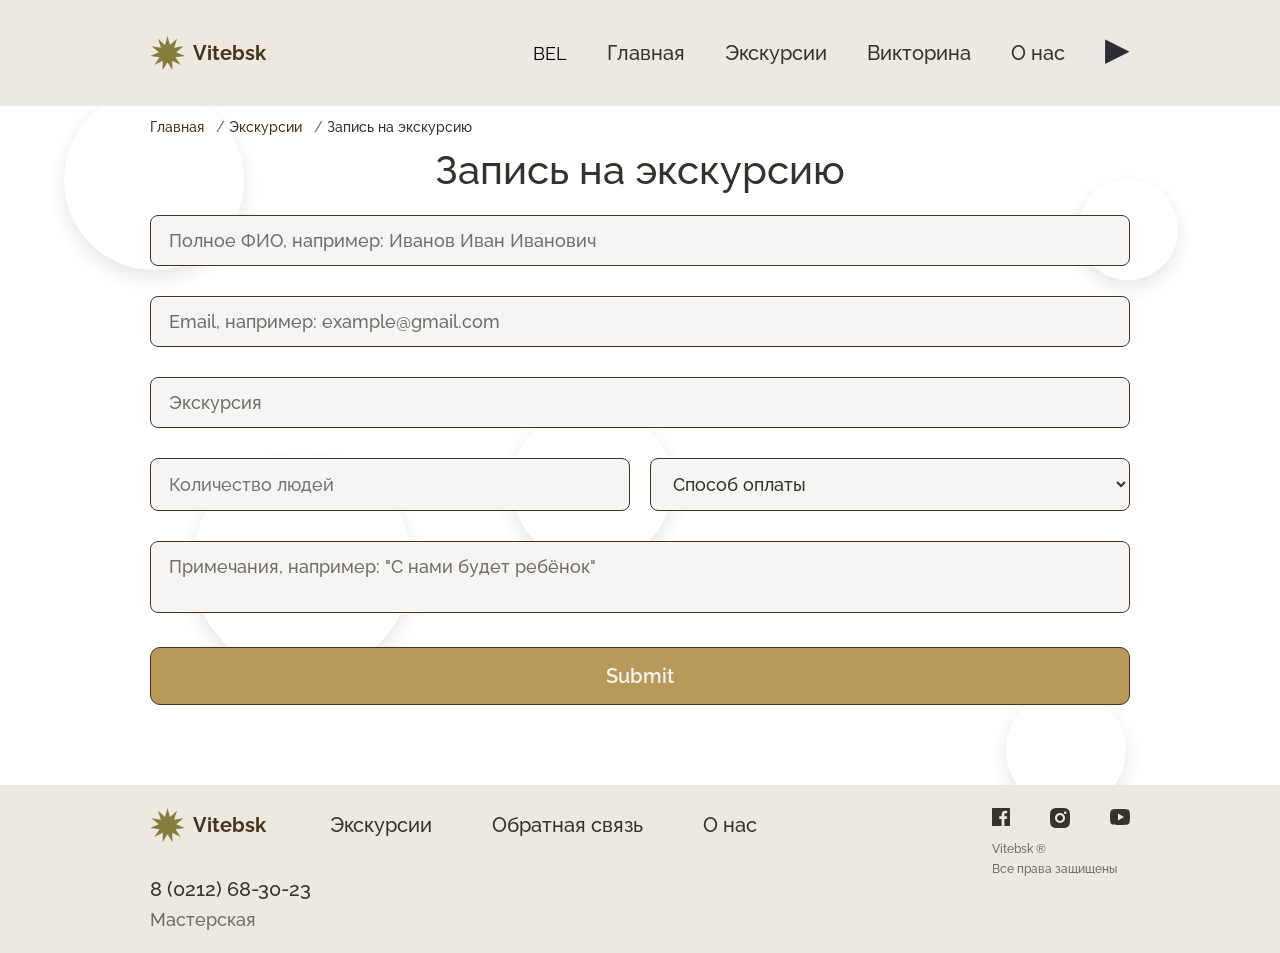
<file: booking.html>
<!DOCTYPE html>
<html lang="ru">

<head>
    <meta charset="UTF-8">
    <meta name="viewport" content="width=device-width, initial-scale=1.0">
    <link rel="stylesheet" href="styles.css">
    <link rel="preconnect" href="https://fonts.googleapis.com">
    <link rel="preconnect" href="https://fonts.gstatic.com" crossorigin="">
    <link href="https://fonts.googleapis.com/css2?family=Raleway:wght@500&amp;display=swap" rel="stylesheet">
    <link rel="icon" href="img/favicon.webp" type="image/webp">
    <title>Архитектурные жемчужины Витебска</title>
</head>

<body id="body">
    <!--Круги на фон с анимацией пульсации-->
    <div class="circles">
        <div class="circle"></div>
        <div class="circle"></div>
        <div class="circle"></div>
        <div class="circle"></div>
        <div class="circle"></div>
    </div>
    <!--Шапка сайта и навигация-->
    <div class="header_section">
        <div class="container">
            <header class="header">
                <!--Ссылка для пропуска навигации (по стандартам WGAC)-->
                <a href="#booking" class="skip-link">Перейти к содержанию</a>
                <a class="logo" href="index.html">
                    <svg class="logo_img" xmlns="http://www.w3.org/2000/svg" width="35" height="35" viewBox="0 0 35 35"
                        fill="none">
                        <path
                            d="M17.5 0L19.9652 9.10444L26.9612 2.77806L24.1128 11.77L33.4186 10.2302L26.1609 16.2547L34.8219 19.9905L25.4593 21.1349L30.7256 28.9601L22.2306 24.861L22.4303 34.2911L17.5 26.25L12.5697 34.2911L12.7694 24.861L4.27438 28.9601L9.54072 21.1349L0.178125 19.9905L8.83906 16.2547L1.58144 10.2302L10.8872 11.77L8.03879 2.77806L15.0348 9.10444L17.5 0Z"
                            fill="#837e3d"></path>
                    </svg>
                    <p class="logo_text">Vitebsk</p>
                </a>
                <ul class="nav_list">
                    <li>
                        <ul class='main_nav'>
                            <li class="nav_item">
                                <button class="nav_button" aria-label="Переключение языка на белорусский">BEL</button>
                            </li>
                            <li class="nav_item">
                                <a href="index.html" class="nav_link">Главная</a>
                            </li>
                            <li class="nav_item">
                                <a href="excursion.html" class="nav_link">Экскурсии</a>
                            </li>
                            <li class="nav_item">
                                <a href="quiz.html" class="nav_link">Викторина</a>
                            </li>
                            <li class="nav_item">
                                <a href="about.html" class="nav_link">О нас</a>
                            </li>
                        </ul>
                    </li>
                    <li class="nav_item audio_player">
                        <audio class="audio" src="audio/audio_for_site.mp3" preload="none"></audio>
                        <button class="play_audio" aria-label="Воспроизвести музыку"><span aria-hidden="true">▶</span>
                            <span class="visually-hidden">Музыка на фон, городские мотивы</span></button>
                    </li>
                </ul>
            </header>
        </div>
    </div>

    <!-- Хлебные крошки -->
    <div class="breadcrumbs">
        <div class="container">
            <ul class="breadcrumbs_list">
                <li class="breadcrumbs_item">
                    <a href="index.html" class="breadcrumbs_link breadcrumbs_element">Главная</a>
                </li>
                <li class="breadcrumbs_item">
                    <span class="breadcrumbs_separator" aria-hidden="true">/</span>
                    <a href="excursion.html" class="breadcrumbs_link breadcrumbs_element">Экскурсии</a>
                </li>
                <li class="breadcrumbs_item">
                    <span class="breadcrumbs_separator" aria-hidden="true">/</span>
                    <span class="breadcrumbs_current breadcrumbs_element">Запись на экскурсию</span>
                </li>
            </ul>
        </div>
    </div>

    <!--Запись на экскурсию-->
    <div class="booking_section" id="booking">
        <div class="container">
            <div class="booking">
                <p class="booking_title">
                    Запись на экскурсию
                </p>
                <form class="booking_content" id="main">
                    <label for="b_fn" class="visually-hidden">Полное ФИО</label>
                    <input type="text" name="b_fn" class="booking_input_text booking_input fn" id="b_fn"
                        placeholder='Полное ФИО, например: Иванов Иван Иванович' aria-required="true" required>
                    <label for="b_email" class="visually-hidden">Email</label>
                    <input type="text" name="b_email" class="booking_input_text booking_input" id="b_email"
                        placeholder='Email, например: example@gmail.com' aria-required="true" required>
                    <label for="excursion" class="visually-hidden">Экскурсия</label>
                    <input type="text" name="excursion" class="booking_input_text booking_input" id="excursion"
                        aria-required="true" placeholder="Экскурсия" required>
                    <div class="booking_flex_div">
                        <label for="people" class="visually-hidden">Количество людей</label>
                        <input type="number" name="people" class="booking_input_not_text booking_input" id="people"
                            placeholder="Количество людей" aria-required="true" required>
                        <label for="paying_method" class="visually-hidden">Способ оплаты</label>
                        <select name="paying_method" class="booking_input_not_text booking_input" id="paying_method"
                            required title="Выберите один из пунктов списка.">
                            <option value="" disabled selected>Способ оплаты</option>
                            <option value="Наличные в BYN">Наличные (BYN)</option>
                            <option value="Иностранные наличные">Наличные (иностранная валюта)</option>
                            <option value="Карта">Банковская карта</option>
                            <option value="Онлайн перевод">Онлайн перевод</option>
                            <option value="QR-код">QR-код</option>
                        </select>
                    </div>
                    <label for="notes" class="visually-hidden">Примечания</label>
                    <textarea name="notes" class="booking_input_text booking_input" id="notes"
                        placeholder='Примечания, например: "С нами будет ребёнок"' rows="2"
                        aria-required="true"></textarea>
                    <input type="submit" id="submit" class="booking_input_submit booking_input">
                </form>
            </div>
        </div>
    </div>
    <!--Подвал с копирайтом-->
    <div class="footer_section">
        <div class="container">
            <footer class="footer">
                <div class="footer_logo_number">
                    <div class="logo">
                        <svg class="logo_img" xmlns="http://www.w3.org/2000/svg" width="35" height="35"
                            viewBox="0 0 35 35" fill="none">
                            <path
                                d="M17.5 0L19.9652 9.10444L26.9612 2.77806L24.1128 11.77L33.4186 10.2302L26.1609 16.2547L34.8219 19.9905L25.4593 21.1349L30.7256 28.9601L22.2306 24.861L22.4303 34.2911L17.5 26.25L12.5697 34.2911L12.7694 24.861L4.27438 28.9601L9.54072 21.1349L0.178125 19.9905L8.83906 16.2547L1.58144 10.2302L10.8872 11.77L8.03879 2.77806L15.0348 9.10444L17.5 0Z"
                                fill="#837e3d"></path>
                        </svg>
                        <p class="logo_text">Vitebsk</p>
                    </div>
                    <div class="number">
                        <p class="phone">
                            8 (0212) 68-30-23
                        </p>
                        <p class="name">
                            Мастерская
                        </p>
                    </div>
                </div>
                <div class="footer_nav_social">
                    <ul class="footer_nav_list">
                        <li class="footer_nav_item">
                            <a href="excursion.html" class="nav_link">Экскурсии</a>
                        </li>
                        <li class="footer_nav_item">
                            <a href="feedback.html" class="nav_link">Обратная связь</a>
                        </li>
                        <li class="footer_nav_item">
                            <a href="about.html" class="nav_link">О нас</a>
                        </li>
                    </ul>
                    <div class="footer_social">
                        <div class="footer_social_icon">
                            <a class="footer_social_link" href="https://www.facebook.com/gorodvitebsk/" target="_blank"
                                aria-label="Facebook">
                                <svg class="footer_icon" xmlns="http://www.w3.org/2000/svg" width="18" height="18"
                                    viewBox="0 0 18 18" fill="none">
                                    <path
                                        d="M12.402 18V11.034H14.735L15.084 8.326H12.402V6.598C12.402 5.814 12.62 5.279 13.744 5.279H15.178V2.857C14.4838 2.78334 13.7861 2.74762 13.088 2.75C11.021 2.75 9.606 4.012 9.606 6.33V8.326H7.268V11.034H9.606V18H1C0.734784 18 0.48043 17.8946 0.292893 17.7071C0.105357 17.5196 0 17.2652 0 17V1C0 0.734784 0.105357 0.48043 0.292893 0.292893C0.48043 0.105357 0.734784 0 1 0H17C17.2652 0 17.5196 0.105357 17.7071 0.292893C17.8946 0.48043 18 0.734784 18 1V17C18 17.2652 17.8946 17.5196 17.7071 17.7071C17.5196 17.8946 17.2652 18 17 18H12.402Z"
                                        fill="#2C2D35"></path>
                                </svg>
                            </a>
                            <a class="footer_social_link" href="https://www.instagram.com/vitebsk_official/"
                                target="_blank" aria-label="Instagram">
                                <svg class="footer_icon" xmlns="http://www.w3.org/2000/svg" width="20" height="20"
                                    viewBox="0 0 20 20" fill="none">
                                    <path
                                        d="M10 0C12.717 0 13.056 0.00999994 14.122 0.0599999C15.187 0.11 15.912 0.277 16.55 0.525C17.21 0.779 17.766 1.123 18.322 1.678C18.8305 2.1779 19.224 2.78259 19.475 3.45C19.722 4.087 19.89 4.813 19.94 5.878C19.987 6.944 20 7.283 20 10C20 12.717 19.99 13.056 19.94 14.122C19.89 15.187 19.722 15.912 19.475 16.55C19.2247 17.2178 18.8311 17.8226 18.322 18.322C17.822 18.8303 17.2173 19.2238 16.55 19.475C15.913 19.722 15.187 19.89 14.122 19.94C13.056 19.987 12.717 20 10 20C7.283 20 6.944 19.99 5.878 19.94C4.813 19.89 4.088 19.722 3.45 19.475C2.78233 19.2245 2.17753 18.8309 1.678 18.322C1.16941 17.8222 0.775931 17.2175 0.525 16.55C0.277 15.913 0.11 15.187 0.0599999 14.122C0.0129999 13.056 0 12.717 0 10C0 7.283 0.00999994 6.944 0.0599999 5.878C0.11 4.812 0.277 4.088 0.525 3.45C0.775236 2.78218 1.1688 2.17732 1.678 1.678C2.17767 1.16923 2.78243 0.775729 3.45 0.525C4.088 0.277 4.812 0.11 5.878 0.0599999C6.944 0.0129999 7.283 0 10 0ZM10 5C8.67392 5 7.40215 5.52678 6.46447 6.46447C5.52678 7.40215 5 8.67392 5 10C5 11.3261 5.52678 12.5979 6.46447 13.5355C7.40215 14.4732 8.67392 15 10 15C11.3261 15 12.5979 14.4732 13.5355 13.5355C14.4732 12.5979 15 11.3261 15 10C15 8.67392 14.4732 7.40215 13.5355 6.46447C12.5979 5.52678 11.3261 5 10 5ZM16.5 4.75C16.5 4.41848 16.3683 4.10054 16.1339 3.86612C15.8995 3.6317 15.5815 3.5 15.25 3.5C14.9185 3.5 14.6005 3.6317 14.3661 3.86612C14.1317 4.10054 14 4.41848 14 4.75C14 5.08152 14.1317 5.39946 14.3661 5.63388C14.6005 5.8683 14.9185 6 15.25 6C15.5815 6 15.8995 5.8683 16.1339 5.63388C16.3683 5.39946 16.5 5.08152 16.5 4.75ZM10 7C10.7956 7 11.5587 7.31607 12.1213 7.87868C12.6839 8.44129 13 9.20435 13 10C13 10.7956 12.6839 11.5587 12.1213 12.1213C11.5587 12.6839 10.7956 13 10 13C9.20435 13 8.44129 12.6839 7.87868 12.1213C7.31607 11.5587 7 10.7956 7 10C7 9.20435 7.31607 8.44129 7.87868 7.87868C8.44129 7.31607 9.20435 7 10 7Z"
                                        fill="#2C2D35"></path>
                                </svg>
                            </a>
                            <a class="footer_social_link" href="https://www.youtube.com/@TRKVitebsk" target="_blank"
                                aria-label="YouTube">
                                <svg class="footer_icon" xmlns="http://www.w3.org/2000/svg" width="20" height="16"
                                    viewBox="0 0 20 16" fill="none">
                                    <path
                                        d="M19.543 2.498C20 4.28 20 8 20 8C20 8 20 11.72 19.543 13.502C19.289 14.487 18.546 15.262 17.605 15.524C15.896 16 10 16 10 16C10 16 4.107 16 2.395 15.524C1.45 15.258 0.708 14.484 0.457 13.502C2.98023e-08 11.72 0 8 0 8C0 8 2.98023e-08 4.28 0.457 2.498C0.711 1.513 1.454 0.738 2.395 0.476C4.107 -1.78814e-07 10 0 10 0C10 0 15.896 -1.78814e-07 17.605 0.476C18.55 0.742 19.292 1.516 19.543 2.498ZM8 11.5L14 8L8 4.5V11.5Z"
                                        fill="#2C2D35"></path>
                                </svg>
                            </a>
                        </div>
                        <div class="footer_social_text">
                            <p class="footer_social_copyright">
                                Vitebsk ®
                            </p>
                            <p class="footer_social_reserved">
                                Все права защищены
                            </p>
                        </div>
                    </div>
                </div>
            </footer>
        </div>
    </div>
    <script src="script.js"></script>
</body>

</html>
</file>
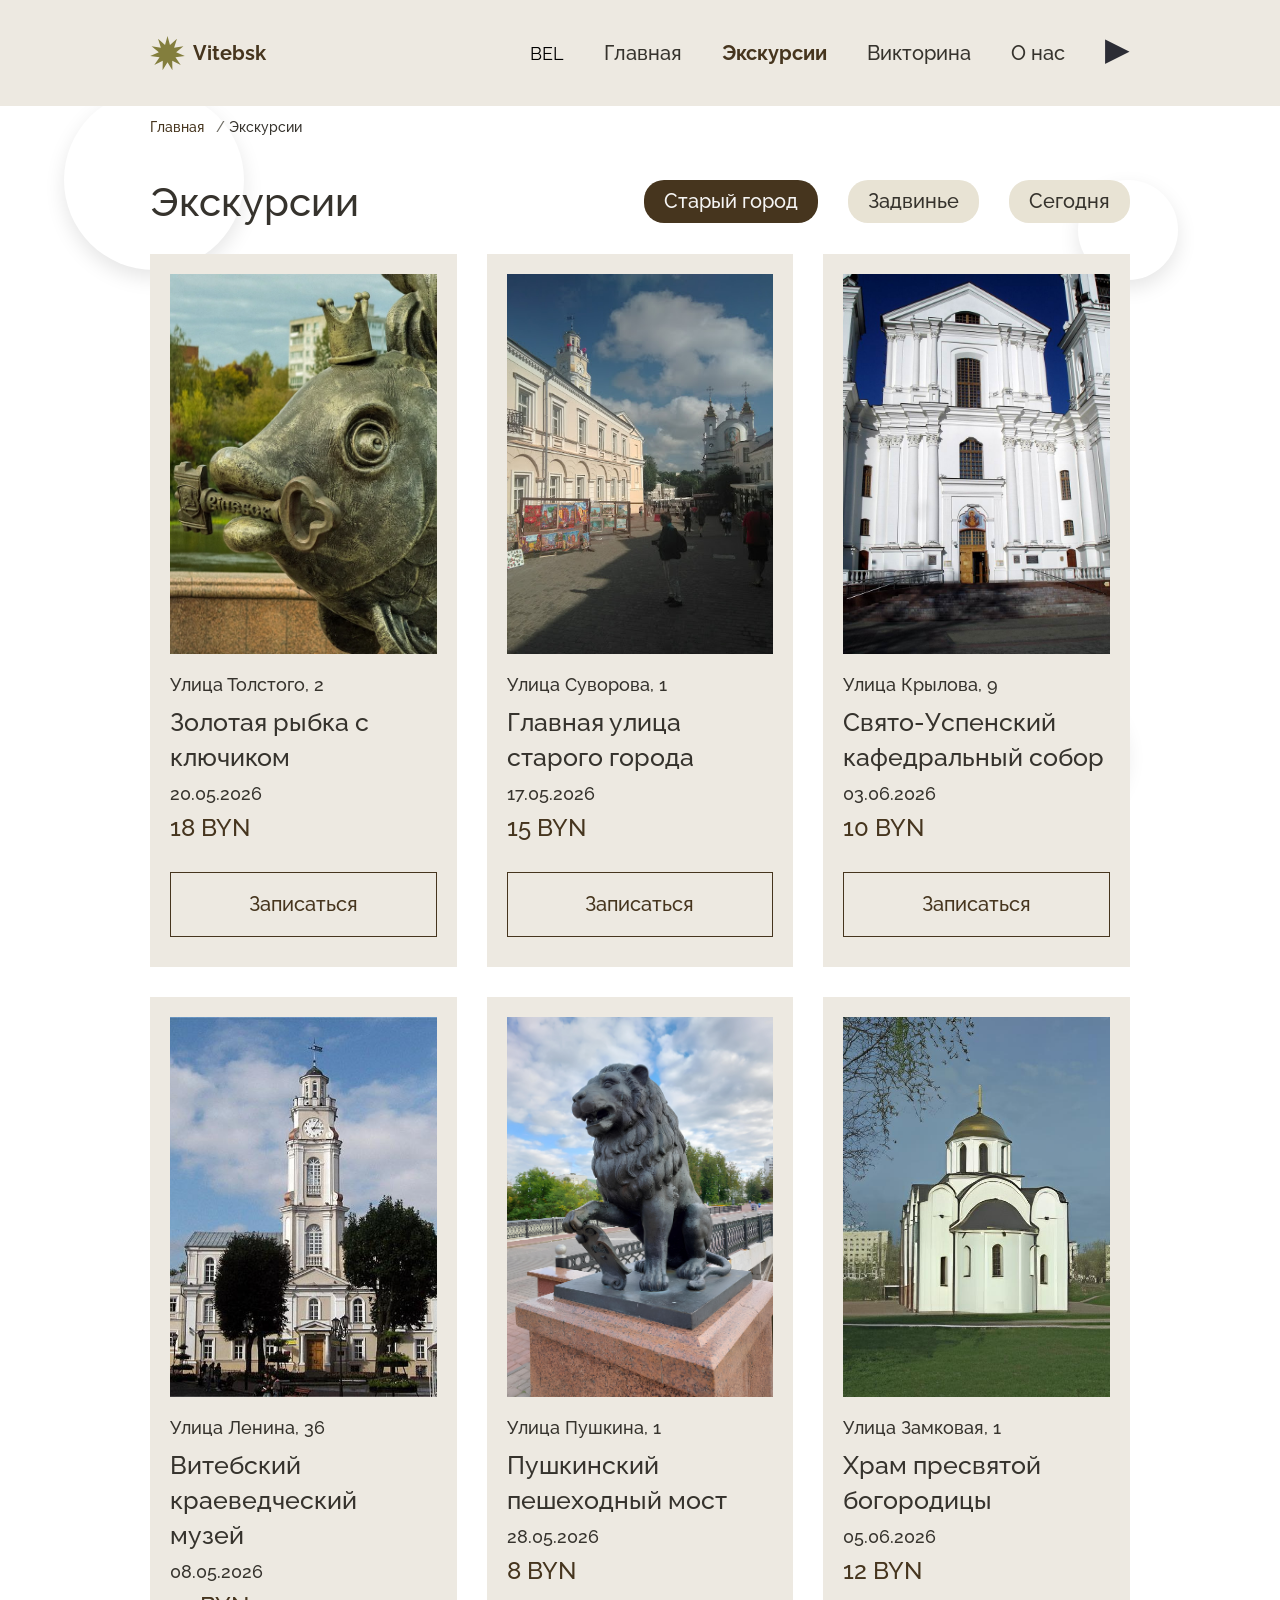
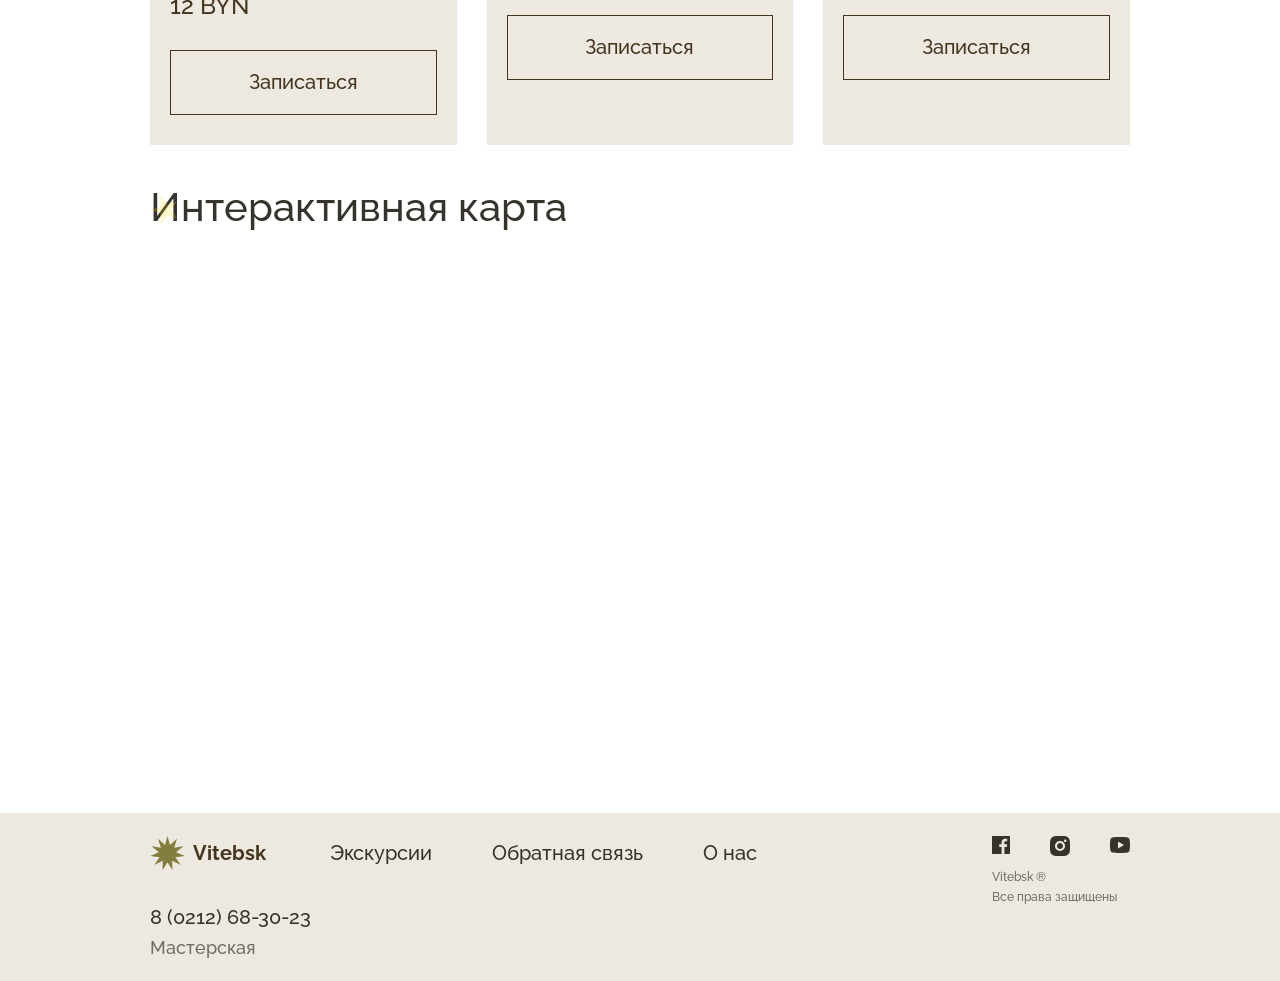
<file: excursion.html>
<!DOCTYPE html>
<html lang="ru">

<head>
    <meta charset="UTF-8">
    <meta name="viewport" content="width=device-width, initial-scale=1.0">
    <link rel="stylesheet" href="styles.css">
    <link rel="preconnect" href="https://fonts.googleapis.com">
    <link rel="preconnect" href="https://fonts.gstatic.com" crossorigin="">
    <link href="https://fonts.googleapis.com/css2?family=Raleway:wght@500&amp;display=swap" rel="stylesheet">
    <link rel="icon" href="img/favicon.webp" type="image/webp">
    <title>Архитектурные жемчужины Витебска</title>
</head>

<body id="body">
    <!-- TODO: сделать loading="lazy" и alt для img -->
    <!--Круги на фон с анимацией пульсации-->
    <div class="circles">
        <div class="circle"></div>
        <div class="circle"></div>
        <div class="circle"></div>
        <div class="circle"></div>
        <div class="circle"></div>
    </div>
    <!--Шапка сайта и навигация-->
    <div class="header_section">
        <div class="container">
            <header class="header">
                <!--Ссылка для пропуска навигации (по стандартам WGAC)-->
                <a href="#excursion" class="skip-link">Перейти к содержанию</a>
                <a class="logo" href="index.html">
                    <svg class="logo_img" xmlns="http://www.w3.org/2000/svg" width="35" height="35" viewBox="0 0 35 35"
                        fill="none">
                        <path
                            d="M17.5 0L19.9652 9.10444L26.9612 2.77806L24.1128 11.77L33.4186 10.2302L26.1609 16.2547L34.8219 19.9905L25.4593 21.1349L30.7256 28.9601L22.2306 24.861L22.4303 34.2911L17.5 26.25L12.5697 34.2911L12.7694 24.861L4.27438 28.9601L9.54072 21.1349L0.178125 19.9905L8.83906 16.2547L1.58144 10.2302L10.8872 11.77L8.03879 2.77806L15.0348 9.10444L17.5 0Z"
                            fill="#837e3d"></path>
                    </svg>
                    <p class="logo_text">Vitebsk</p>
                </a>
                <ul class="nav_list">
                    <li>
                        <ul class='main_nav'>
                            <li class="nav_item">
                                <button class="nav_button" aria-label="Переключение языка на белорусский">BEL</button>
                            </li>
                            <li class="nav_item">
                                <a href="index.html" class="nav_link">Главная</a>
                            </li>
                            <li class="nav_item">
                                <a href="excursion.html" class="nav_link" aria-current="page"><b>Экскурсии</b></a>
                            </li>
                            <li class="nav_item">
                                <a href="quiz.html" class="nav_link">Викторина</a>
                            </li>
                            <li class="nav_item">
                                <a href="about.html" class="nav_link">О нас</a>
                            </li>
                        </ul>
                    </li>
                    <li class="nav_item audio_player">
                        <audio class="audio" src="audio/audio_for_site.mp3" preload="none"></audio>
                        <button class="play_audio" aria-label="Воспроизвести музыку"><span aria-hidden="true">▶</span>
                            <span class="visually-hidden">Музыка на фон, городские мотивы</span></button>
                    </li>
                </ul>
            </header>
        </div>
    </div>

    <!-- Хлебные крошки -->
    <div class="breadcrumbs">
        <div class="container">
            <ul class="breadcrumbs_list">
                <li class="breadcrumbs_item">
                    <a href="index.html" class="breadcrumbs_link breadcrumbs_element">Главная</a>
                </li>
                <li class="breadcrumbs_item">
                    <span class="breadcrumbs_separator" aria-hidden="true">/</span>
                    <span class="breadcrumbs_current breadcrumbs_element">Экскурсии</span>
                </li>
            </ul>
        </div>
    </div>

    <!--Записи на экскурсии по разным местам-->
    <div class="excursion_section" id="excursion">
        <div class="container">
            <div class="excursion">
                <div class="excursion_top">
                    <div class="excursion_text" id="excursion_text">
                        Экскурсии
                    </div>
                    <div class="excursion_tabs">
                        <button class="excursion_button excursion_button-active" data-id="oldcity"
                            aria-label="Экскурсии в старом городе" aria-pressed="true">
                            Старый город
                        </button>
                        <button class="excursion_button" data-id="zadvine" aria-label="Экскурсии в задвинье" aria-pressed="false">
                            Задвинье
                        </button>
                        <button class="excursion_button" data-id="newcity"
                            aria-label="Экскурсии в современной части города" aria-pressed="false">
                            Сегодня
                        </button>
                    </div>
                </div>
                <div class="excursion_content" aria-live="polite">
                    <div class="excursion_block_all">
                        <div class="excursion_block excursion_block-active" id="oldcity-block">
                            <div class="excursion_card">
                                <img class="excursion_img" src="img/excursions/ex_oldcity/01.webp"
                                    alt="Золотая рыбка с ключиком" loading="lazy">
                                <p class="excursion_address">
                                    Улица Толстого, 2
                                </p>
                                <p class="excursion_name">
                                    Золотая рыбка с ключиком
                                </p>
                                <p class="excursion_date">
                                    20.05.2026
                                </p>
                                <p class="excursion_price">
                                    18 BYN
                                </p>
                                <button class="excursion_btn">
                                    Записаться
                                </button>
                            </div>
                            <div class="excursion_card">
                                <img class="excursion_img" src="img/excursions/ex_oldcity/02.webp" loading="lazy"
                                    alt="Главная улица старого города">
                                <p class="excursion_address">
                                    Улица Суворова, 1
                                </p>
                                <p class="excursion_name">
                                    Главная улица старого города
                                </p>
                                <p class="excursion_date">
                                    17.05.2026
                                </p>
                                <p class="excursion_price">
                                    15 BYN
                                </p>
                                <button class="excursion_btn">
                                    Записаться
                                </button>
                            </div>
                            <div class="excursion_card">
                                <img class="excursion_img" src="img/excursions/ex_oldcity/03.webp" loading="lazy"
                                    alt="Свято-Успенский кафедральный собор">
                                <p class="excursion_address">
                                    Улица Крылова, 9
                                </p>
                                <p class="excursion_name">
                                    Свято-Успенский кафедральный собор
                                </p>
                                <p class="excursion_date">
                                    03.06.2026
                                </p>
                                <p class="excursion_price">
                                    10 BYN
                                </p>
                                <button class="excursion_btn">
                                    Записаться
                                </button>
                            </div>
                            <div class="excursion_card">
                                <img class="excursion_img" src="img/excursions/ex_oldcity/04.webp" loading="lazy"
                                    alt="Витебский краеведческий музей">
                                <p class="excursion_address">
                                    Улица Ленина, 36
                                </p>
                                <p class="excursion_name">
                                    Витебский краеведческий музей
                                </p>
                                <p class="excursion_date">
                                    08.05.2026
                                </p>
                                <p class="excursion_price">
                                    12 BYN
                                </p>
                                <button class="excursion_btn">
                                    Записаться
                                </button>
                            </div>
                            <div class="excursion_card">
                                <img class="excursion_img" src="img/excursions/ex_oldcity/05.webp" loading="lazy"
                                    alt="Пушкинский пешеходный мост">
                                <p class="excursion_address">
                                    Улица Пушкина, 1
                                </p>
                                <p class="excursion_name">
                                    Пушкинский пешеходный мост
                                </p>
                                <p class="excursion_date">
                                    28.05.2026
                                </p>
                                <p class="excursion_price">
                                    8 BYN
                                </p>
                                <button class="excursion_btn">
                                    Записаться
                                </button>
                            </div>
                            <div class="excursion_card">
                                <img class="excursion_img" src="img/excursions/ex_oldcity/06.webp" loading="lazy"
                                    alt="Храм пресвятой богородицы">
                                <p class="excursion_address">
                                    Улица Замковая, 1
                                </p>
                                <p class="excursion_name">
                                    Храм пресвятой богородицы
                                </p>
                                <p class="excursion_date">
                                    05.06.2026
                                </p>
                                <p class="excursion_price">
                                    12 BYN
                                </p>
                                <button class="excursion_btn">
                                    Записаться
                                </button>
                            </div>
                        </div>
                        <div class="excursion_block" id="zadvine-block">
                            <div class="excursion_card">
                                <img class="excursion_img" src="img/excursions/ex_zadvine/01.webp" loading="lazy"
                                    alt="Дом-музей Марка Шагала">
                                <p class="excursion_address">
                                    Улица Покровская, 11
                                </p>
                                <p class="excursion_name">
                                    Дом-музей Марка Шагала
                                </p>
                                <p class="excursion_date">
                                    15.05.2026
                                </p>
                                <p class="excursion_price">
                                    20 BYN
                                </p>
                                <button class="excursion_btn">
                                    Записаться
                                </button>
                            </div>
                            <div class="excursion_card">
                                <img class="excursion_img" src="img/excursions/ex_zadvine/02.webp" loading="lazy"
                                    alt="Любавичская синагога">
                                <p class="excursion_address">
                                    Улица Революционная, 10
                                </p>
                                <p class="excursion_name">
                                    Любавичская синагога
                                </p>
                                <p class="excursion_date">
                                    23.05.2026
                                </p>
                                <p class="excursion_price">
                                    12 BYN
                                </p>
                                <button class="excursion_btn">
                                    Записаться
                                </button>
                            </div>
                            <div class="excursion_card">
                                <img class="excursion_img" src="img/excursions/ex_zadvine/03.webp" loading="lazy"
                                    alt="Золотое кольцо города «Двина»">
                                <p class="excursion_address">
                                    Улица Чайковского, 3
                                </p>
                                <p class="excursion_name">
                                    Золотое кольцо города «Двина»
                                </p>
                                <p class="excursion_date">
                                    18.05.2026
                                </p>
                                <p class="excursion_price">
                                    25 BYN
                                </p>
                                <button class="excursion_btn">
                                    Записаться
                                </button>
                            </div>
                            <div class="excursion_card">
                                <img class="excursion_img" src="img/excursions/ex_zadvine/04.webp" loading="lazy"
                                    alt="Французская скрипка в Витебске">
                                <p class="excursion_address">
                                    Улица Покровская, 9
                                </p>
                                <p class="excursion_name">
                                    Французская скрипка в Витебске
                                </p>
                                <p class="excursion_date">
                                    19.05.2026
                                </p>
                                <p class="excursion_price">
                                    10 BYN
                                </p>
                                <button class="excursion_btn">
                                    Записаться
                                </button>
                            </div>
                            <div class="excursion_card">
                                <img class="excursion_img" src="img/excursions/ex_zadvine/05.webp" loading="lazy"
                                    alt="Железнодорожный вокзал Витебска">
                                <p class="excursion_address">
                                    Улица Космонавтов, 10
                                </p>
                                <p class="excursion_name">
                                    Железнодорожный вокзал Витебска
                                </p>
                                <p class="excursion_date">
                                    01.06.2026
                                </p>
                                <p class="excursion_price">
                                    10 BYN
                                </p>
                                <button class="excursion_btn">
                                    Записаться
                                </button>
                            </div>
                            <div class="excursion_card">
                                <img class="excursion_img" src="img/excursions/ex_zadvine/06.webp" loading="lazy"
                                    alt="Ликёро-водочный завод «Придвинье»">
                                <p class="excursion_address">
                                    Улица Революционная, 45
                                </p>
                                <p class="excursion_name">
                                    Ликёро-водочный завод «Придвинье»
                                </p>
                                <p class="excursion_date">
                                    24.05.2026
                                </p>
                                <p class="excursion_price">
                                    60 BYN
                                </p>
                                <button class="excursion_btn">
                                    Записаться
                                </button>
                            </div>
                        </div>
                        <div class="excursion_block" id="newcity-block">
                            <div class="excursion_card">
                                <img class="excursion_img" src="img/excursions/ex_newcity/01.webp" loading="lazy"
                                    alt="Открытый летний амфитеатр">
                                <p class="excursion_address">
                                    Проспект Фрунзе, 13а
                                </p>
                                <p class="excursion_name">
                                    Открытый летний амфитеатр
                                </p>
                                <p class="excursion_date">
                                    12.05.2026
                                </p>
                                <p class="excursion_price">
                                    8 BYN
                                </p>
                                <button class="excursion_btn">
                                    Записаться
                                </button>
                            </div>
                            <div class="excursion_card">
                                <img class="excursion_img" src="img/excursions/ex_newcity/02.webp" loading="lazy"
                                    alt="Мемориал «Площадь Победы»">
                                <p class="excursion_address">
                                    Улица Ленина
                                </p>
                                <p class="excursion_name">
                                    Мемориал «Площадь Победы»
                                </p>
                                <p class="excursion_date">
                                    11.05.2026
                                </p>
                                <p class="excursion_price">
                                    10 BYN
                                </p>
                                <button class="excursion_btn">
                                    Записаться
                                </button>
                            </div>
                            <div class="excursion_card">
                                <img class="excursion_img" src="img/excursions/ex_newcity/03.webp" loading="lazy"
                                    alt="Бизнес-центр «Марко-Сити»">
                                <p class="excursion_address">
                                    Улица Ленина, 26А
                                </p>
                                <p class="excursion_name">
                                    Бизнес-центр «Марко-Сити»
                                </p>
                                <p class="excursion_date">
                                    07.05.2026
                                </p>
                                <p class="excursion_price">
                                    15 BYN
                                </p>
                                <button class="excursion_btn">
                                    Записаться
                                </button>
                            </div>
                            <div class="excursion_card">
                                <img class="excursion_img" src="img/excursions/ex_newcity/04.webp" loading="lazy"
                                    alt="Жилой комплекс «Панорама»">
                                <p class="excursion_address">
                                    Проспект Черняховского, 44
                                </p>
                                <p class="excursion_name">
                                    Жилой комплекс «Панорама»
                                </p>
                                <p class="excursion_date">
                                    10.06.2026
                                </p>
                                <p class="excursion_price">
                                    12 BYN
                                </p>
                                <button class="excursion_btn">
                                    Записаться
                                </button>
                            </div>
                            <div class="excursion_card">
                                <img class="excursion_img" src="img/excursions/ex_newcity/05.webp" loading="lazy"
                                    alt="Памятник «Витебский великан»">
                                <p class="excursion_address">
                                    Улица Суворова, 3
                                </p>
                                <p class="excursion_name">
                                    Памятник «Витебский великан»
                                </p>
                                <p class="excursion_date">
                                    07.06.2026
                                </p>
                                <p class="excursion_price">
                                    8 BYN
                                </p>
                                <button class="excursion_btn">
                                    Записаться
                                </button>
                            </div>
                            <div class="excursion_card">
                                <img class="excursion_img" src="img/excursions/ex_newcity/06.webp" loading="lazy"
                                    alt="Технологический университет">
                                <p class="excursion_address">
                                    Московский проспект, 72
                                </p>
                                <p class="excursion_name">
                                    Технологический университет
                                </p>
                                <p class="excursion_date">
                                    15.06.2026
                                </p>
                                <p class="excursion_price">
                                    12 BYN
                                </p>
                                <button class="excursion_btn">
                                    Записаться
                                </button>
                            </div>
                        </div>
                    </div>
                </div>
            </div>
        </div>
    </div>

    <!--Интерактивная карта с метками-->
    <div class="map_section">
        <div class="container">
            <div class="map">
                <div class="map_text">
                    Интерактивная карта
                </div>
                <!--Секретная звёздочка для мини-игры-->
                <div class="secret_star" data-page="excursion"></div>
                <iframe title="Карта достопримечательностей Витебска" class="map_content"
                    src="https://www.google.com/maps/d/u/0/embed?mid=17--n6rxoavRgFRfr0RFye7dkxtftvws&ehbc=2E312F&noprof=1">
                </iframe>
            </div>
        </div>
    </div>

    <!--Подвал с копирайтом-->
    <div class="footer_section">
        <div class="container">
            <footer class="footer">
                <div class="footer_logo_number">
                    <div class="logo">
                        <svg class="logo_img" xmlns="http://www.w3.org/2000/svg" width="35" height="35"
                            viewBox="0 0 35 35" fill="none">
                            <path
                                d="M17.5 0L19.9652 9.10444L26.9612 2.77806L24.1128 11.77L33.4186 10.2302L26.1609 16.2547L34.8219 19.9905L25.4593 21.1349L30.7256 28.9601L22.2306 24.861L22.4303 34.2911L17.5 26.25L12.5697 34.2911L12.7694 24.861L4.27438 28.9601L9.54072 21.1349L0.178125 19.9905L8.83906 16.2547L1.58144 10.2302L10.8872 11.77L8.03879 2.77806L15.0348 9.10444L17.5 0Z"
                                fill="#837e3d"></path>
                        </svg>
                        <p class="logo_text">Vitebsk</p>
                    </div>
                    <div class="number">
                        <p class="phone">
                            8 (0212) 68-30-23
                        </p>
                        <p class="name">
                            Мастерская
                        </p>
                    </div>
                </div>
                <div class="footer_nav_social">
                    <ul class="footer_nav_list">
                        <li class="footer_nav_item">
                            <a href="excursion.html" class="nav_link">Экскурсии</a>
                        </li>
                        <li class="footer_nav_item">
                            <a href="feedback.html" class="nav_link">Обратная связь</a>
                        </li>
                        <li class="footer_nav_item">
                            <a href="about.html" class="nav_link">О нас</a>
                        </li>
                    </ul>
                    <div class="footer_social">
                        <div class="footer_social_icon">
                            <a class="footer_social_link" href="https://www.facebook.com/gorodvitebsk/" target="_blank"
                                aria-label="Facebook">
                                <svg class="footer_icon" xmlns="http://www.w3.org/2000/svg" width="18" height="18"
                                    viewBox="0 0 18 18" fill="none">
                                    <path
                                        d="M12.402 18V11.034H14.735L15.084 8.326H12.402V6.598C12.402 5.814 12.62 5.279 13.744 5.279H15.178V2.857C14.4838 2.78334 13.7861 2.74762 13.088 2.75C11.021 2.75 9.606 4.012 9.606 6.33V8.326H7.268V11.034H9.606V18H1C0.734784 18 0.48043 17.8946 0.292893 17.7071C0.105357 17.5196 0 17.2652 0 17V1C0 0.734784 0.105357 0.48043 0.292893 0.292893C0.48043 0.105357 0.734784 0 1 0H17C17.2652 0 17.5196 0.105357 17.7071 0.292893C17.8946 0.48043 18 0.734784 18 1V17C18 17.2652 17.8946 17.5196 17.7071 17.7071C17.5196 17.8946 17.2652 18 17 18H12.402Z"
                                        fill="#2C2D35"></path>
                                </svg>
                            </a>
                            <a class="footer_social_link" href="https://www.instagram.com/vitebsk_official/"
                                target="_blank" aria-label="Instagram">
                                <svg class="footer_icon" xmlns="http://www.w3.org/2000/svg" width="20" height="20"
                                    viewBox="0 0 20 20" fill="none">
                                    <path
                                        d="M10 0C12.717 0 13.056 0.00999994 14.122 0.0599999C15.187 0.11 15.912 0.277 16.55 0.525C17.21 0.779 17.766 1.123 18.322 1.678C18.8305 2.1779 19.224 2.78259 19.475 3.45C19.722 4.087 19.89 4.813 19.94 5.878C19.987 6.944 20 7.283 20 10C20 12.717 19.99 13.056 19.94 14.122C19.89 15.187 19.722 15.912 19.475 16.55C19.2247 17.2178 18.8311 17.8226 18.322 18.322C17.822 18.8303 17.2173 19.2238 16.55 19.475C15.913 19.722 15.187 19.89 14.122 19.94C13.056 19.987 12.717 20 10 20C7.283 20 6.944 19.99 5.878 19.94C4.813 19.89 4.088 19.722 3.45 19.475C2.78233 19.2245 2.17753 18.8309 1.678 18.322C1.16941 17.8222 0.775931 17.2175 0.525 16.55C0.277 15.913 0.11 15.187 0.0599999 14.122C0.0129999 13.056 0 12.717 0 10C0 7.283 0.00999994 6.944 0.0599999 5.878C0.11 4.812 0.277 4.088 0.525 3.45C0.775236 2.78218 1.1688 2.17732 1.678 1.678C2.17767 1.16923 2.78243 0.775729 3.45 0.525C4.088 0.277 4.812 0.11 5.878 0.0599999C6.944 0.0129999 7.283 0 10 0ZM10 5C8.67392 5 7.40215 5.52678 6.46447 6.46447C5.52678 7.40215 5 8.67392 5 10C5 11.3261 5.52678 12.5979 6.46447 13.5355C7.40215 14.4732 8.67392 15 10 15C11.3261 15 12.5979 14.4732 13.5355 13.5355C14.4732 12.5979 15 11.3261 15 10C15 8.67392 14.4732 7.40215 13.5355 6.46447C12.5979 5.52678 11.3261 5 10 5ZM16.5 4.75C16.5 4.41848 16.3683 4.10054 16.1339 3.86612C15.8995 3.6317 15.5815 3.5 15.25 3.5C14.9185 3.5 14.6005 3.6317 14.3661 3.86612C14.1317 4.10054 14 4.41848 14 4.75C14 5.08152 14.1317 5.39946 14.3661 5.63388C14.6005 5.8683 14.9185 6 15.25 6C15.5815 6 15.8995 5.8683 16.1339 5.63388C16.3683 5.39946 16.5 5.08152 16.5 4.75ZM10 7C10.7956 7 11.5587 7.31607 12.1213 7.87868C12.6839 8.44129 13 9.20435 13 10C13 10.7956 12.6839 11.5587 12.1213 12.1213C11.5587 12.6839 10.7956 13 10 13C9.20435 13 8.44129 12.6839 7.87868 12.1213C7.31607 11.5587 7 10.7956 7 10C7 9.20435 7.31607 8.44129 7.87868 7.87868C8.44129 7.31607 9.20435 7 10 7Z"
                                        fill="#2C2D35"></path>
                                </svg>
                            </a>
                            <a class="footer_social_link" href="https://www.youtube.com/@TRKVitebsk" target="_blank"
                                aria-label="YouTube">
                                <svg class="footer_icon" xmlns="http://www.w3.org/2000/svg" width="20" height="16"
                                    viewBox="0 0 20 16" fill="none">
                                    <path
                                        d="M19.543 2.498C20 4.28 20 8 20 8C20 8 20 11.72 19.543 13.502C19.289 14.487 18.546 15.262 17.605 15.524C15.896 16 10 16 10 16C10 16 4.107 16 2.395 15.524C1.45 15.258 0.708 14.484 0.457 13.502C2.98023e-08 11.72 0 8 0 8C0 8 2.98023e-08 4.28 0.457 2.498C0.711 1.513 1.454 0.738 2.395 0.476C4.107 -1.78814e-07 10 0 10 0C10 0 15.896 -1.78814e-07 17.605 0.476C18.55 0.742 19.292 1.516 19.543 2.498ZM8 11.5L14 8L8 4.5V11.5Z"
                                        fill="#2C2D35"></path>
                                </svg>
                            </a>
                        </div>
                        <div class="footer_social_text">
                            <p class="footer_social_copyright">
                                Vitebsk ®
                            </p>
                            <p class="footer_social_reserved">
                                Все права защищены
                            </p>
                        </div>
                    </div>
                </div>
            </footer>
        </div>
    </div>
    <script src="script.js"></script>
</body>

</html>
</file>
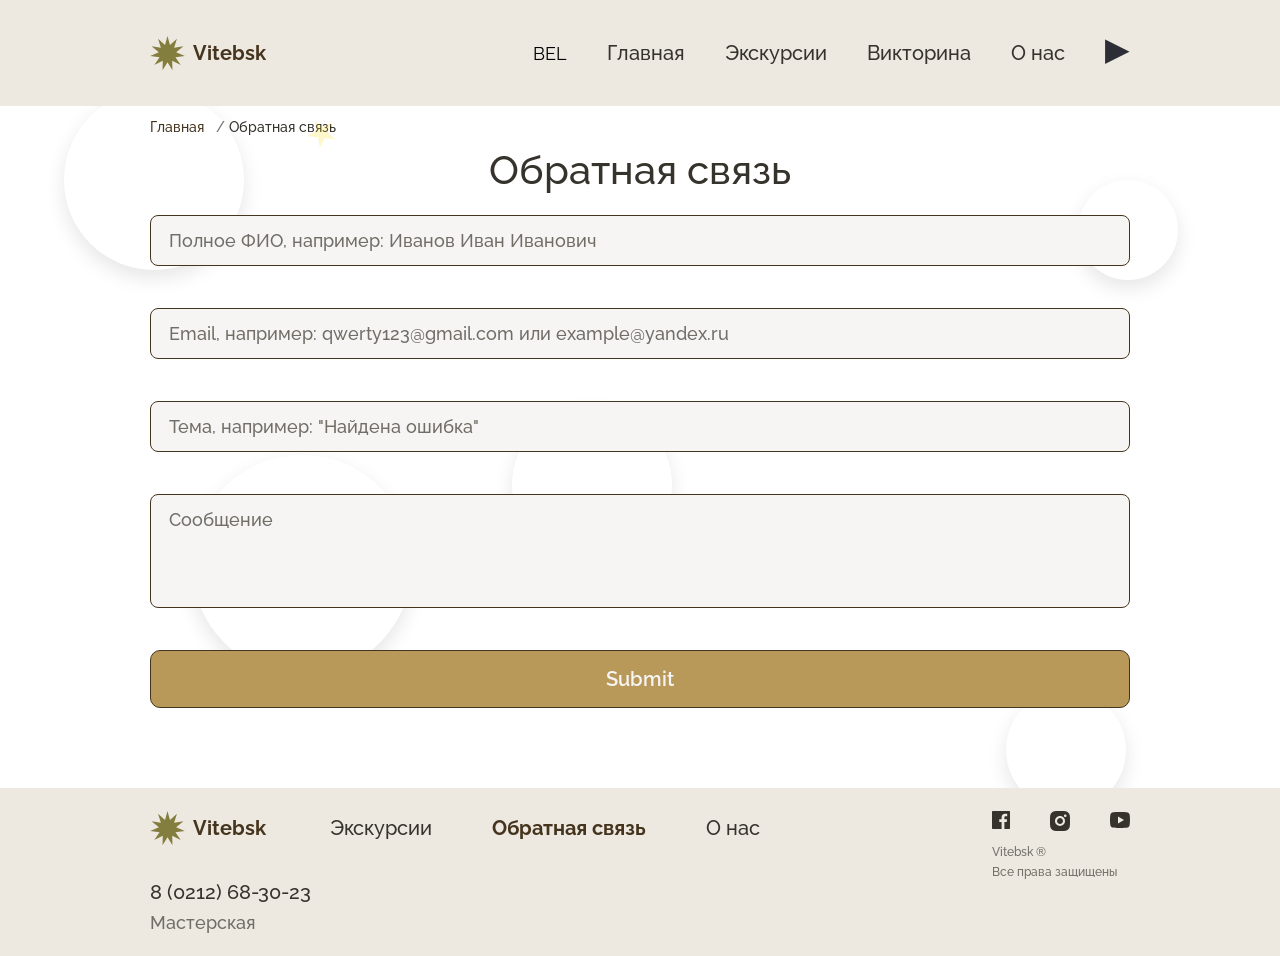
<file: feedback.html>
<!DOCTYPE html>
<html lang="ru">

<head>
    <meta charset="UTF-8">
    <meta name="viewport" content="width=device-width, initial-scale=1.0">
    <link rel="stylesheet" href="styles.css">
    <link rel="preconnect" href="https://fonts.googleapis.com">
    <link rel="preconnect" href="https://fonts.gstatic.com" crossorigin="">
    <link href="https://fonts.googleapis.com/css2?family=Raleway:wght@500&amp;display=swap" rel="stylesheet">
    <link rel="icon" href="img/favicon.webp" type="image/webp">
    <title>Архитектурные жемчужины Витебска</title>
</head>

<body id="body">
    <!--Круги на фон с анимацией пульсации-->
    <div class="circles">
        <div class="circle"></div>
        <div class="circle"></div>
        <div class="circle"></div>
        <div class="circle"></div>
        <div class="circle"></div>
    </div>
    <!--Шапка сайта и навигация-->
    <div class="header_section">
        <div class="container">
            <header class="header">
                <!--Ссылка для пропуска навигации (по стандартам WGAC)-->
                <a href="#feedBack" class="skip-link">Перейти к содержанию</a>
                <a class="logo" href="index.html">
                    <svg class="logo_img" xmlns="http://www.w3.org/2000/svg" width="35" height="35" viewBox="0 0 35 35"
                        fill="none">
                        <path
                            d="M17.5 0L19.9652 9.10444L26.9612 2.77806L24.1128 11.77L33.4186 10.2302L26.1609 16.2547L34.8219 19.9905L25.4593 21.1349L30.7256 28.9601L22.2306 24.861L22.4303 34.2911L17.5 26.25L12.5697 34.2911L12.7694 24.861L4.27438 28.9601L9.54072 21.1349L0.178125 19.9905L8.83906 16.2547L1.58144 10.2302L10.8872 11.77L8.03879 2.77806L15.0348 9.10444L17.5 0Z"
                            fill="#837e3d"></path>
                    </svg>
                    <p class="logo_text">Vitebsk</p>
                </a>
                <ul class="nav_list">
                    <li>
                        <ul class='main_nav'>
                        <li class="nav_item">
                            <button class="nav_button" aria-label="Переключение языка на белорусский">BEL</button>
                        </li>
                        <li class="nav_item">
                            <a href="index.html" class="nav_link">Главная</a>
                        </li>
                        <li class="nav_item">
                            <a href="excursion.html" class="nav_link">Экскурсии</a>
                        </li>
                        <li class="nav_item">
                            <a href="quiz.html" class="nav_link">Викторина</a>
                        </li>
                        <li class="nav_item">
                            <a href="about.html" class="nav_link">О нас</a>
                        </li>
                        </ul>
                    </li>
                    <li class="nav_item audio_player">
                        <audio class="audio" src="audio/audio_for_site.mp3" preload="none"></audio>
                        <button class="play_audio" aria-label="Воспроизвести музыку"><span aria-hidden="true">▶</span>
                            <span class="visually-hidden">Музыка на фон</span></button>
                    </li>
                </ul>
            </header>
        </div>
    </div>

    <!-- Хлебные крошки -->
    <div class="breadcrumbs">
        <div class="container">
            <!--Секретная звёздочка для мини-игры-->
            <div class="secret_star" data-page="feedback"></div>
            <ul class="breadcrumbs_list">
                <li class="breadcrumbs_item">
                    <a href="index.html" class="breadcrumbs_link">Главная</a>
                </li>
                <li class="breadcrumbs_item">
                    <span class="breadcrumbs_separator" aria-hidden="true">/</span>

                    <span class="breadcrumbs_current">Обратная связь</span>
                </li>
            </ul>
        </div>
    </div>

    <!--Часть с обратной связью-->
    <div class="feedback_section" id="feedBack">
        <div class="container">
            <div class="feedback">
                <p class="feedback_title">
                    Обратная связь
                </p>
                <form class="feedback_content">
                    <label for="f_fn" class="visually-hidden">Полное ФИО</label>
                    <input type="text" name="f_fn" class="feedback_input_text feedback_input fn" id="f_fn"
                        placeholder='Полное ФИО, например: Иванов Иван Иванович' aria-required="true">
                    <label for="f_email" class="visually-hidden">Email</label>
                    <input type="text" name="f_email" class="feedback_input_text feedback_input" id="f_email"
                        placeholder='Email, например: qwerty123@gmail.com или example@yandex.ru' aria-required="true">
                    <label for="topic" class="visually-hidden">Тема</label>
                    <input type="text" name="topic" class="feedback_input_text feedback_input" id="topic"
                        placeholder='Тема, например: "Найдена ошибка"' aria-required="true">
                    <label for="mess" class="visually-hidden">Сообщение</label>
                    <textarea name="mess" class="feedback_input_text feedback_input" id="mess" placeholder='Сообщение'
                        rows="4" aria-required="true"></textarea>
                    <input type="submit" id="submit" class="feedback_input_submit feedback_input">
                </form>
            </div>
        </div>
    </div>

    <!--Подвал с копирайтом-->
    <div class="footer_section">
        <div class="container">
            <footer class="footer">
                <div class="footer_logo_number">
                    <div class="logo">
                        <svg class="logo_img" xmlns="http://www.w3.org/2000/svg" width="35" height="35"
                            viewBox="0 0 35 35" fill="none">
                            <path
                                d="M17.5 0L19.9652 9.10444L26.9612 2.77806L24.1128 11.77L33.4186 10.2302L26.1609 16.2547L34.8219 19.9905L25.4593 21.1349L30.7256 28.9601L22.2306 24.861L22.4303 34.2911L17.5 26.25L12.5697 34.2911L12.7694 24.861L4.27438 28.9601L9.54072 21.1349L0.178125 19.9905L8.83906 16.2547L1.58144 10.2302L10.8872 11.77L8.03879 2.77806L15.0348 9.10444L17.5 0Z"
                                fill="#837e3d"></path>
                        </svg>
                        <p class="logo_text">Vitebsk</p>
                    </div>
                    <div class="number">
                        <p class="phone">
                            8 (0212) 68-30-23
                        </p>
                        <p class="name">
                            Мастерская
                        </p>
                    </div>
                </div>
                <div class="footer_nav_social">
                    <ul class="footer_nav_list">
                        <li class="footer_nav_item">
                            <a href="excursion.html" class="nav_link">Экскурсии</a>
                        </li>
                        <li class="footer_nav_item">
                            <a href="feedback.html" class="nav_link" aria-current="page"><b>Обратная связь</b></a>
                        </li>
                        <li class="footer_nav_item">
                            <a href="about.html" class="nav_link">О нас</a>
                        </li>
                    </ul>
                    <div class="footer_social">
                        <div class="footer_social_icon">
                            <a class="footer_social_link" href="https://www.facebook.com/gorodvitebsk/" target="_blank"
                                aria-label="Facebook">
                                <svg class="footer_icon" xmlns="http://www.w3.org/2000/svg" width="18" height="18"
                                    viewBox="0 0 18 18" fill="none">
                                    <path
                                        d="M12.402 18V11.034H14.735L15.084 8.326H12.402V6.598C12.402 5.814 12.62 5.279 13.744 5.279H15.178V2.857C14.4838 2.78334 13.7861 2.74762 13.088 2.75C11.021 2.75 9.606 4.012 9.606 6.33V8.326H7.268V11.034H9.606V18H1C0.734784 18 0.48043 17.8946 0.292893 17.7071C0.105357 17.5196 0 17.2652 0 17V1C0 0.734784 0.105357 0.48043 0.292893 0.292893C0.48043 0.105357 0.734784 0 1 0H17C17.2652 0 17.5196 0.105357 17.7071 0.292893C17.8946 0.48043 18 0.734784 18 1V17C18 17.2652 17.8946 17.5196 17.7071 17.7071C17.5196 17.8946 17.2652 18 17 18H12.402Z"
                                        fill="#2C2D35"></path>
                                </svg>
                            </a>
                            <a class="footer_social_link" href="https://www.instagram.com/vitebsk_official/"
                                target="_blank" aria-label="Instagram">
                                <svg class="footer_icon" xmlns="http://www.w3.org/2000/svg" width="20" height="20"
                                    viewBox="0 0 20 20" fill="none">
                                    <path
                                        d="M10 0C12.717 0 13.056 0.00999994 14.122 0.0599999C15.187 0.11 15.912 0.277 16.55 0.525C17.21 0.779 17.766 1.123 18.322 1.678C18.8305 2.1779 19.224 2.78259 19.475 3.45C19.722 4.087 19.89 4.813 19.94 5.878C19.987 6.944 20 7.283 20 10C20 12.717 19.99 13.056 19.94 14.122C19.89 15.187 19.722 15.912 19.475 16.55C19.2247 17.2178 18.8311 17.8226 18.322 18.322C17.822 18.8303 17.2173 19.2238 16.55 19.475C15.913 19.722 15.187 19.89 14.122 19.94C13.056 19.987 12.717 20 10 20C7.283 20 6.944 19.99 5.878 19.94C4.813 19.89 4.088 19.722 3.45 19.475C2.78233 19.2245 2.17753 18.8309 1.678 18.322C1.16941 17.8222 0.775931 17.2175 0.525 16.55C0.277 15.913 0.11 15.187 0.0599999 14.122C0.0129999 13.056 0 12.717 0 10C0 7.283 0.00999994 6.944 0.0599999 5.878C0.11 4.812 0.277 4.088 0.525 3.45C0.775236 2.78218 1.1688 2.17732 1.678 1.678C2.17767 1.16923 2.78243 0.775729 3.45 0.525C4.088 0.277 4.812 0.11 5.878 0.0599999C6.944 0.0129999 7.283 0 10 0ZM10 5C8.67392 5 7.40215 5.52678 6.46447 6.46447C5.52678 7.40215 5 8.67392 5 10C5 11.3261 5.52678 12.5979 6.46447 13.5355C7.40215 14.4732 8.67392 15 10 15C11.3261 15 12.5979 14.4732 13.5355 13.5355C14.4732 12.5979 15 11.3261 15 10C15 8.67392 14.4732 7.40215 13.5355 6.46447C12.5979 5.52678 11.3261 5 10 5ZM16.5 4.75C16.5 4.41848 16.3683 4.10054 16.1339 3.86612C15.8995 3.6317 15.5815 3.5 15.25 3.5C14.9185 3.5 14.6005 3.6317 14.3661 3.86612C14.1317 4.10054 14 4.41848 14 4.75C14 5.08152 14.1317 5.39946 14.3661 5.63388C14.6005 5.8683 14.9185 6 15.25 6C15.5815 6 15.8995 5.8683 16.1339 5.63388C16.3683 5.39946 16.5 5.08152 16.5 4.75ZM10 7C10.7956 7 11.5587 7.31607 12.1213 7.87868C12.6839 8.44129 13 9.20435 13 10C13 10.7956 12.6839 11.5587 12.1213 12.1213C11.5587 12.6839 10.7956 13 10 13C9.20435 13 8.44129 12.6839 7.87868 12.1213C7.31607 11.5587 7 10.7956 7 10C7 9.20435 7.31607 8.44129 7.87868 7.87868C8.44129 7.31607 9.20435 7 10 7Z"
                                        fill="#2C2D35"></path>
                                </svg>
                            </a>
                            <a class="footer_social_link" href="https://www.youtube.com/@TRKVitebsk" target="_blank"
                                aria-label="YouTube">
                                <svg class="footer_icon" xmlns="http://www.w3.org/2000/svg" width="20" height="16"
                                    viewBox="0 0 20 16" fill="none">
                                    <path
                                        d="M19.543 2.498C20 4.28 20 8 20 8C20 8 20 11.72 19.543 13.502C19.289 14.487 18.546 15.262 17.605 15.524C15.896 16 10 16 10 16C10 16 4.107 16 2.395 15.524C1.45 15.258 0.708 14.484 0.457 13.502C2.98023e-08 11.72 0 8 0 8C0 8 2.98023e-08 4.28 0.457 2.498C0.711 1.513 1.454 0.738 2.395 0.476C4.107 -1.78814e-07 10 0 10 0C10 0 15.896 -1.78814e-07 17.605 0.476C18.55 0.742 19.292 1.516 19.543 2.498ZM8 11.5L14 8L8 4.5V11.5Z"
                                        fill="#2C2D35"></path>
                                </svg>
                            </a>
                        </div>
                        <div class="footer_social_text">
                            <p class="footer_social_copyright">
                                Vitebsk ®
                            </p>
                            <p class="footer_social_reserved">
                                Все права защищены
                            </p>
                        </div>
                    </div>
                </div>
            </footer>
        </div>
    </div>
    <script src="script.js"></script>
</body>

</html>
</file>
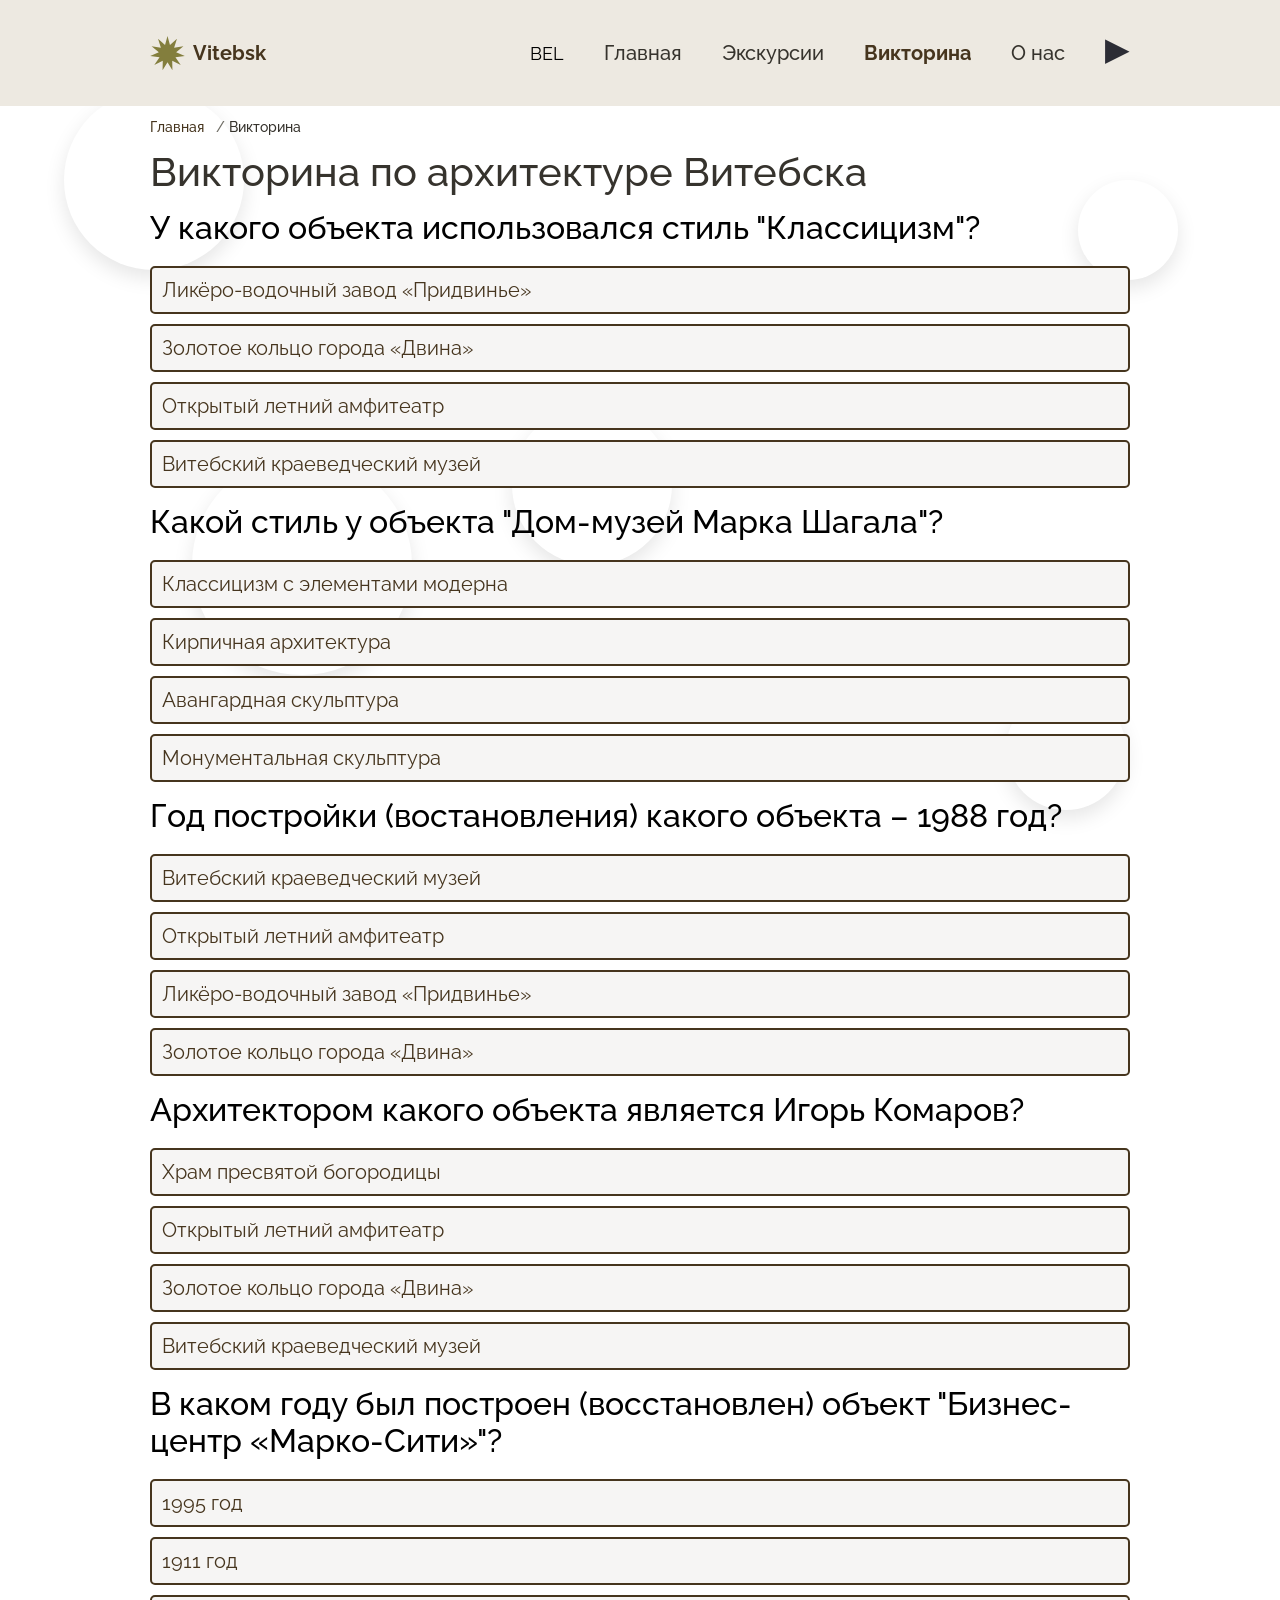
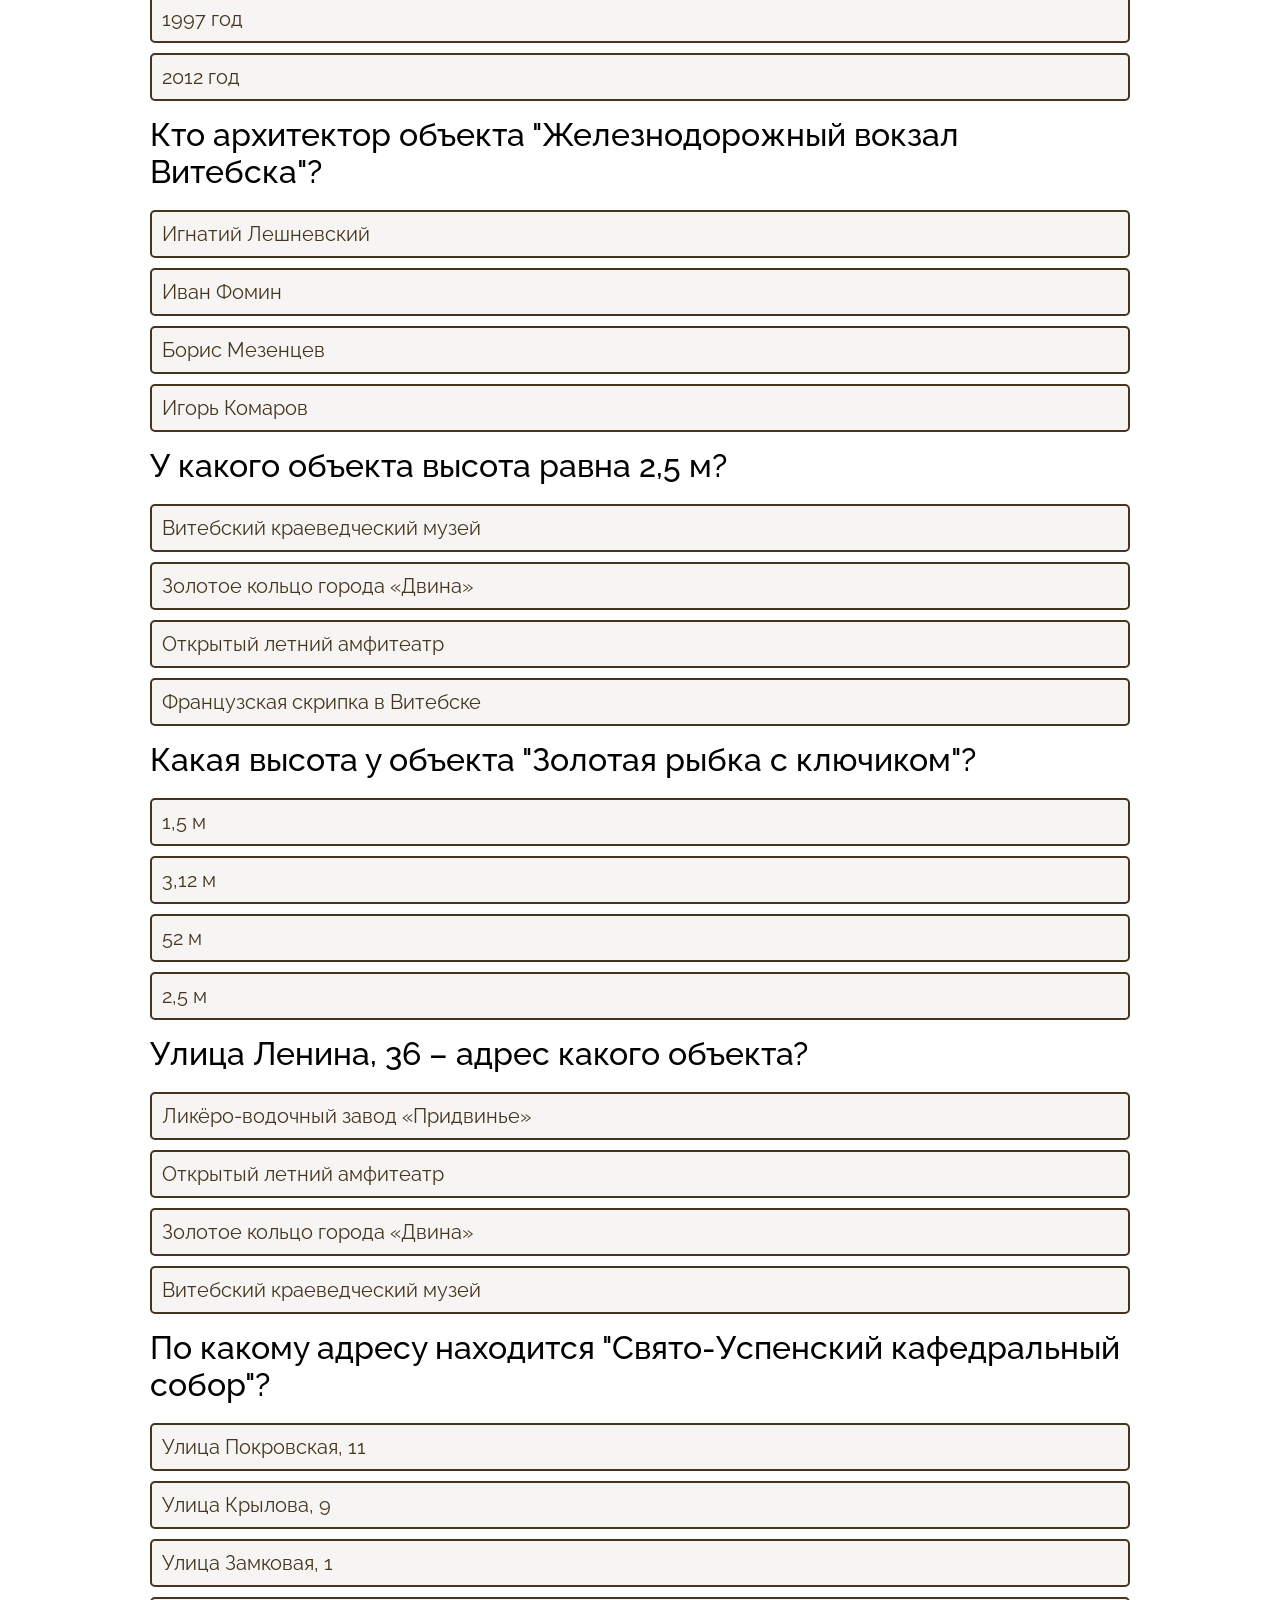
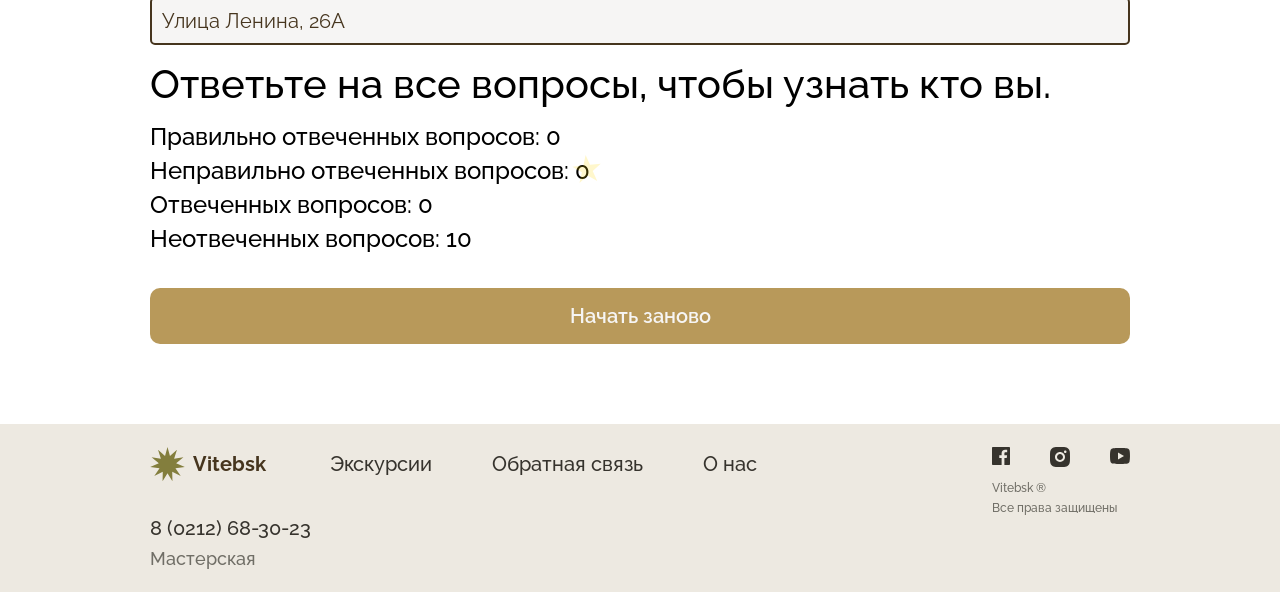
<file: quiz.html>
<!DOCTYPE html>
<html lang="ru">

<head>
    <meta charset="UTF-8">
    <meta name="viewport" content="width=device-width, initial-scale=1.0">
    <link rel="stylesheet" href="styles.css">
    <link rel="preconnect" href="https://fonts.googleapis.com">
    <link rel="preconnect" href="https://fonts.gstatic.com" crossorigin="">
    <link href="https://fonts.googleapis.com/css2?family=Raleway:wght@500&amp;display=swap" rel="stylesheet">
    <link rel="icon" href="img/favicon.webp" type="image/webp">
    <title>Архитектурные жемчужины Витебска</title>
</head>

<body id="body">
    <!--Круги на фон с анимацией пульсации-->
    <div class="circles">
        <div class="circle"></div>
        <div class="circle"></div>
        <div class="circle"></div>
        <div class="circle"></div>
        <div class="circle"></div>
    </div>

    <!--Шапка сайта и навигация-->
    <div class="header_section">
        <div class="container">
            <header class="header">
                <!--Ссылка для пропуска навигации (по стандартам WGAC)-->
                <a href="#quiz" class="skip-link">Перейти к содержанию</a>
                <a class="logo" href="index.html">
                    <svg class="logo_img" xmlns="http://www.w3.org/2000/svg" width="35" height="35" viewBox="0 0 35 35"
                        fill="none">
                        <path
                            d="M17.5 0L19.9652 9.10444L26.9612 2.77806L24.1128 11.77L33.4186 10.2302L26.1609 16.2547L34.8219 19.9905L25.4593 21.1349L30.7256 28.9601L22.2306 24.861L22.4303 34.2911L17.5 26.25L12.5697 34.2911L12.7694 24.861L4.27438 28.9601L9.54072 21.1349L0.178125 19.9905L8.83906 16.2547L1.58144 10.2302L10.8872 11.77L8.03879 2.77806L15.0348 9.10444L17.5 0Z"
                            fill="#837e3d"></path>
                    </svg>
                    <p class="logo_text">Vitebsk</p>
                </a>
                <ul class="nav_list">
                    <li>
                        <ul class='main_nav'>
                            <li class="nav_item">
                                <button class="nav_button" aria-label="Переключение языка на белорусский">BEL</button>
                            </li>
                            <li class="nav_item">
                                <a href="index.html" class="nav_link">Главная</a>
                            </li>
                            <li class="nav_item">
                                <a href="excursion.html" class="nav_link">Экскурсии</a>
                            </li>
                            <li class="nav_item">
                                <a href="quiz.html" class="nav_link" aria-current="page"><b>Викторина</b></a>
                            </li>
                            <li class="nav_item">
                                <a href="about.html" class="nav_link">О нас</a>
                            </li>
                        </ul>
                    </li>
                    <li class="nav_item audio_player">
                        <audio class="audio" src="audio/audio_for_site.mp3" preload="none"></audio>
                        <button class="play_audio" aria-label="Воспроизвести музыку"><span aria-hidden="true">▶</span>
                            <span class="visually-hidden">Музыка на фон, городские мотивы</span></button>
                    </li>
                </ul>
            </header>
        </div>
    </div>

    <!-- Хлебные крошки -->
    <div class="breadcrumbs">
        <div class="container">
            <ul class="breadcrumbs_list">
                <li class="breadcrumbs_item">
                    <a href="index.html" class="breadcrumbs_link breadcrumbs_element">Главная</a>
                </li>
                <li class="breadcrumbs_item">
                    <span class="breadcrumbs_separator" aria-hidden="true">/</span>
                    <span class="breadcrumbs_current breadcrumbs_element">Викторина</span>
                </li>
            </ul>
        </div>
    </div>

    <div class="quiz_section" id="quiz">
        <div class="container">
            <div class="quiz">
                <div class="quiz_top">
                    <div class="quiz_text">Викторина по архитектуре Витебска</div>
                </div>
                <div class="quiz_base">
                </div>
                <div class="quiz_answers" aria-live="polite">
                    <!--Секретная звёздочка для мини-игры-->
                    <div class="secret_star" data-page="quiz"></div>
                    <div class="quiz_verdict" aria-live="assertive">Ответьте на все вопросы, чтобы узнать кто вы.</div>
                    <div class="quiz_correct_answers_count quiz_count">Правильно отвеченных вопросов: 0</div>
                    <div class="quiz_wrong_answers_count quiz_count">Неправильно отвеченных вопросов: 0</div>
                    <div class="quiz_answered_questions_count quiz_count">Отвеченных вопросов: 0</div>
                    <div class="quiz_not_answered_questions_count quiz_count">Неотвеченных вопросов: 10</div>
                </div>
                <button class="quiz_restart" aria-label="Начать заново (новые вопросы)">
                    Начать заново
                </button>
            </div>
        </div>
    </div>

    <!--Подвал с копирайтом-->
    <div class="footer_section">
        <div class="container">
            <footer class="footer">
                <div class="footer_logo_number">
                    <div class="logo">
                        <svg class="logo_img" xmlns="http://www.w3.org/2000/svg" width="35" height="35"
                            viewBox="0 0 35 35" fill="none">
                            <path
                                d="M17.5 0L19.9652 9.10444L26.9612 2.77806L24.1128 11.77L33.4186 10.2302L26.1609 16.2547L34.8219 19.9905L25.4593 21.1349L30.7256 28.9601L22.2306 24.861L22.4303 34.2911L17.5 26.25L12.5697 34.2911L12.7694 24.861L4.27438 28.9601L9.54072 21.1349L0.178125 19.9905L8.83906 16.2547L1.58144 10.2302L10.8872 11.77L8.03879 2.77806L15.0348 9.10444L17.5 0Z"
                                fill="#837e3d"></path>
                        </svg>
                        <p class="logo_text">Vitebsk</p>
                    </div>
                    <div class="number">
                        <p class="phone">
                            8 (0212) 68-30-23
                        </p>
                        <p class="name">
                            Мастерская
                        </p>
                    </div>
                </div>
                <div class="footer_nav_social">
                    <ul class="footer_nav_list">
                        <li class="footer_nav_item">
                            <a href="excursion.html" class="nav_link">Экскурсии</a>
                        </li>
                        <li class="footer_nav_item">
                            <a href="feedback.html" class="nav_link">Обратная связь</a>
                        </li>
                        <li class="footer_nav_item">
                            <a href="about.html" class="nav_link">О нас</a>
                        </li>
                    </ul>
                    <div class="footer_social">
                        <div class="footer_social_icon">
                            <a class="footer_social_link" href="https://www.facebook.com/gorodvitebsk/" target="_blank"
                                aria-label="Facebook">
                                <svg class="footer_icon" xmlns="http://www.w3.org/2000/svg" width="18" height="18"
                                    viewBox="0 0 18 18" fill="none">
                                    <path
                                        d="M12.402 18V11.034H14.735L15.084 8.326H12.402V6.598C12.402 5.814 12.62 5.279 13.744 5.279H15.178V2.857C14.4838 2.78334 13.7861 2.74762 13.088 2.75C11.021 2.75 9.606 4.012 9.606 6.33V8.326H7.268V11.034H9.606V18H1C0.734784 18 0.48043 17.8946 0.292893 17.7071C0.105357 17.5196 0 17.2652 0 17V1C0 0.734784 0.105357 0.48043 0.292893 0.292893C0.48043 0.105357 0.734784 0 1 0H17C17.2652 0 17.5196 0.105357 17.7071 0.292893C17.8946 0.48043 18 0.734784 18 1V17C18 17.2652 17.8946 17.5196 17.7071 17.7071C17.5196 17.8946 17.2652 18 17 18H12.402Z"
                                        fill="#2C2D35"></path>
                                </svg>
                            </a>
                            <a class="footer_social_link" href="https://www.instagram.com/vitebsk_official/"
                                target="_blank" aria-label="Instagram">
                                <svg class="footer_icon" xmlns="http://www.w3.org/2000/svg" width="20" height="20"
                                    viewBox="0 0 20 20" fill="none">
                                    <path
                                        d="M10 0C12.717 0 13.056 0.00999994 14.122 0.0599999C15.187 0.11 15.912 0.277 16.55 0.525C17.21 0.779 17.766 1.123 18.322 1.678C18.8305 2.1779 19.224 2.78259 19.475 3.45C19.722 4.087 19.89 4.813 19.94 5.878C19.987 6.944 20 7.283 20 10C20 12.717 19.99 13.056 19.94 14.122C19.89 15.187 19.722 15.912 19.475 16.55C19.2247 17.2178 18.8311 17.8226 18.322 18.322C17.822 18.8303 17.2173 19.2238 16.55 19.475C15.913 19.722 15.187 19.89 14.122 19.94C13.056 19.987 12.717 20 10 20C7.283 20 6.944 19.99 5.878 19.94C4.813 19.89 4.088 19.722 3.45 19.475C2.78233 19.2245 2.17753 18.8309 1.678 18.322C1.16941 17.8222 0.775931 17.2175 0.525 16.55C0.277 15.913 0.11 15.187 0.0599999 14.122C0.0129999 13.056 0 12.717 0 10C0 7.283 0.00999994 6.944 0.0599999 5.878C0.11 4.812 0.277 4.088 0.525 3.45C0.775236 2.78218 1.1688 2.17732 1.678 1.678C2.17767 1.16923 2.78243 0.775729 3.45 0.525C4.088 0.277 4.812 0.11 5.878 0.0599999C6.944 0.0129999 7.283 0 10 0ZM10 5C8.67392 5 7.40215 5.52678 6.46447 6.46447C5.52678 7.40215 5 8.67392 5 10C5 11.3261 5.52678 12.5979 6.46447 13.5355C7.40215 14.4732 8.67392 15 10 15C11.3261 15 12.5979 14.4732 13.5355 13.5355C14.4732 12.5979 15 11.3261 15 10C15 8.67392 14.4732 7.40215 13.5355 6.46447C12.5979 5.52678 11.3261 5 10 5ZM16.5 4.75C16.5 4.41848 16.3683 4.10054 16.1339 3.86612C15.8995 3.6317 15.5815 3.5 15.25 3.5C14.9185 3.5 14.6005 3.6317 14.3661 3.86612C14.1317 4.10054 14 4.41848 14 4.75C14 5.08152 14.1317 5.39946 14.3661 5.63388C14.6005 5.8683 14.9185 6 15.25 6C15.5815 6 15.8995 5.8683 16.1339 5.63388C16.3683 5.39946 16.5 5.08152 16.5 4.75ZM10 7C10.7956 7 11.5587 7.31607 12.1213 7.87868C12.6839 8.44129 13 9.20435 13 10C13 10.7956 12.6839 11.5587 12.1213 12.1213C11.5587 12.6839 10.7956 13 10 13C9.20435 13 8.44129 12.6839 7.87868 12.1213C7.31607 11.5587 7 10.7956 7 10C7 9.20435 7.31607 8.44129 7.87868 7.87868C8.44129 7.31607 9.20435 7 10 7Z"
                                        fill="#2C2D35"></path>
                                </svg>
                            </a>
                            <a class="footer_social_link" href="https://www.youtube.com/@TRKVitebsk" target="_blank"
                                aria-label="YouTube">
                                <svg class="footer_icon" xmlns="http://www.w3.org/2000/svg" width="20" height="16"
                                    viewBox="0 0 20 16" fill="none">
                                    <path
                                        d="M19.543 2.498C20 4.28 20 8 20 8C20 8 20 11.72 19.543 13.502C19.289 14.487 18.546 15.262 17.605 15.524C15.896 16 10 16 10 16C10 16 4.107 16 2.395 15.524C1.45 15.258 0.708 14.484 0.457 13.502C2.98023e-08 11.72 0 8 0 8C0 8 2.98023e-08 4.28 0.457 2.498C0.711 1.513 1.454 0.738 2.395 0.476C4.107 -1.78814e-07 10 0 10 0C10 0 15.896 -1.78814e-07 17.605 0.476C18.55 0.742 19.292 1.516 19.543 2.498ZM8 11.5L14 8L8 4.5V11.5Z"
                                        fill="#2C2D35"></path>
                                </svg>
                            </a>
                        </div>
                        <div class="footer_social_text">
                            <p class="footer_social_copyright">
                                Vitebsk ®
                            </p>
                            <p class="footer_social_reserved">
                                Все права защищены
                            </p>
                        </div>
                    </div>
                </div>
            </footer>
        </div>
    </div>

    <script src="script.js"></script>
    <script src="quiz.js"></script>
</body>

</html>
</file>
<file: styles.css>
:root {
    --fc: #ede9e1;
    --sc: #46351e;
    --tc: #36332d;
    --ftc: #706e66;
    --ffc: #f6f5f4;
    --sxc: #e8e3d4;
    --svc: #b8995a;
    --star-color: #ffd500;
}

*,
*::before,
*::after {
    -webkit-box-sizing: border-box;
    box-sizing: border-box;
    padding: 0;
    margin: 0;
    border: none;
}

*:focus {
    outline: 2px solid var(--sc);
    outline-offset: 2px;
    border-radius: 4px;
}

html {
    width: 100%;
    scroll-behavior: smooth;
    margin: 0;
    padding: 0;
}

body {
    position: relative;
    transition: opacity ease-in 0.2s;
    font-family: "Raleway", sans-serif;
    font-size: 18px;
    font-weight: 500;
    margin: 0;
    padding: 0;
}

body[unresolved] {
    opacity: 0;
    display: block;
    overflow: hidden;
    position: relative;
}

.skip-link {
    position: absolute;
    top: -40px;
    left: 0;
    background: var(--sc);
    color: white;
    padding: 8px;
    z-index: 100;
}

.skip-link:focus {
    top: 0;
}

.scroll-active {
    overflow: hidden;
}

.header_section {
    background: var(--fc);
}

.container {
    position: relative;
    max-width: 1130px;
    padding: 0 10px;
    margin: 0 auto;
}

.secret_star {
    width: 30px;
    height: 30px;
    opacity: 0.2;
    position: absolute;
    background-color: var(--star-color);
    clip-path: polygon(50% 0%, 61% 35%, 98% 35%, 68% 57%, 79% 91%, 50% 70%, 21% 91%, 32% 57%, 2% 35%, 39% 35%);
    z-index: 3;
    transition: opacity .5s ease;
}

.secret_star:hover {
    opacity: 0.7;
}

.secret_star-clicked {
    pointer-events: none;
    animation: starBlowsUp 5s ease forwards;
}

.secret_star-collected {
    display: none;
}

.secret_star[data-page="index"] {
    top: 90px;
    left: 45px;
    transform: rotate(310deg);
}

.secret_star[data-page="excursion"] {
    top: 10px;
    left: 10px;
    transform: rotate(270deg);
}

.secret_star[data-page="quiz"] {
    top: 95px;
    left: 422px;
    transform: rotate(210deg);
}

.secret_star[data-page="about"] {
    top: 115px;
    left: 184px;
    transform: rotate(67deg);
}

.secret_star[data-page="feedback"] {
    left: 167px;
    transform: rotate(43deg);
}

@keyframes starBlowsUp {
    0% {
        opacity: 0.7;
    }

    30% {
        opacity: 1;
    }

    90% {
        transform: rotate(1500deg);
        opacity: 1;
    }

    99% {
        display: block;
    }

    100% {
        opacity: 0;
        display: none;
    }
}

.circles {
    position: fixed;
    top: 0;
    left: 0;
    width: 100%;
    height: 100%;
    pointer-events: none;
    /* чтобы круги не мешали кликать по контенту */
    z-index: -1;
    /* на задний план */
}

/* Общие стили для всех кругов */
.circle {
    position: absolute;
    width: 140px;
    height: 140px;
    border-radius: 50%;
    background: radial-gradient(circle, var(--color));
    box-shadow: 0 8px 20px rgba(0, 0, 0, 0.1);
    animation: pulse 4s ease-in-out infinite alternate;
    filter: blur(0.5px);
}

/* Индивидуальные позиции и размеры (чуть разные) */
.circle:nth-child(1) {
    top: 10%;
    left: 5%;
    width: 180px;
    height: 180px;
    --color: var(--svc);
    animation-delay: 0s;
}

.circle:nth-child(2) {
    top: 20%;
    right: 8%;
    width: 100px;
    height: 100px;
    --color: #9C845C;
    animation-delay: 0.5s;
}

.circle:nth-child(3) {
    bottom: 25%;
    left: 15%;
    width: 220px;
    height: 220px;
    --color: var(--svc);
    animation-delay: 1s;
}

.circle:nth-child(4) {
    bottom: 10%;
    right: 12%;
    width: 120px;
    height: 120px;
    --color: #DACCAF;
    animation-delay: 1.5s;
}

.circle:nth-child(5) {
    top: 45%;
    left: 40%;
    width: 160px;
    height: 160px;
    --color: #F3EFE1;
    animation-delay: 2s;
}

/* Пульсация: меняем размер и прозрачность */
@keyframes pulse {
    0% {
        transform: scale(0.7);
        opacity: 0.5;
    }

    100% {
        transform: scale(1.2);
        opacity: 0.9;
    }
}

/* HEADER */
.header {
    display: flex;
    align-items: center;
    justify-content: space-between;
    padding: 33px 0;
}

.logo {
    display: flex;
    align-items: center;
    gap: 8px;
}

.logo_img {
    max-width: 35px;
    max-height: 35px;
    width: 100%;
    height: 100%;
}

.logo_text {
    font-size: 20px;
    font-weight: 700;
    line-height: 23px;
    color: var(--sc);
}

a[aria-current='page'] {
    color: var(--sc);
    font-weight: bolder;
    text-decoration: none;
}

.nav_link {
    font-size: 20px;
    font-weight: 500;
    line-height: 35px;
    color: var(--tc);
    transition: color 0.3s ease;
    margin-bottom: 5px;
}

.nav_link:hover {
    color: var(--sc);
}

.nav_list {
    display: flex;
    align-items: center;
    flex-wrap: wrap;
    gap: 10px 40px;
}

.main_nav {
    display: flex;
    align-items: center;
    flex-wrap: wrap;
    gap: 10px 40px;
}

.audio_player {
    display: flex;
    align-items: center;
    gap: 10px;
}

.play_audio {
    font-size: 32px;
    background: none;
    border: none;
    cursor: pointer;
    color: #2C2D35;
    margin-bottom: 5px;
    margin-top: -3px;
}

/* BREADCRUMBS */
.breadcrumbs {
    padding: 12px 0;
}

.breadcrumbs_list {
    display: flex;
    flex-wrap: wrap;
    align-items: center;
    gap: 8px;
    list-style: none;
    margin: 0;
    padding: 0;
}

.breadcrumbs_item {
    display: inline-flex;
    align-items: center;
    font-size: 14px;
    line-height: 1.4;
}

.breadcrumbs_link {
    color: var(--sc);
    text-decoration: none;
    transition: color 0.2s ease;
}

.breadcrumbs_link:hover {
    color: var(--svc);
    text-decoration: underline;
}

.breadcrumbs_separator {
    margin: 0 4px;
    color: var(--ftc);
    user-select: none;
}

.breadcrumbs_current {
    color: var(--tc);
    font-weight: 500;
    pointer-events: none;
}

/* MAIN */
.main {
    display: flex;
    align-items: center;
    gap: 30px;
}

.main_heading {
    font-size: 60px;
    font-weight: 500;
    line-height: 66px;
    color: var(--tc);
}

.main_heading span {
    color: var(--sc);
}

.main_img {
    max-width: 100%;
    height: auto;
}


.main_subtitle {
    font-size: 18px;
    font-weight: 500;
    line-height: 27px;
    margin-top: 20px;
    color: var(--ftc);
}

.main_button {
    margin-top: 60px;
    display: flex;
    width: 225px;
    height: 65px;
    border: 1px solid var(--sc);
    justify-content: center;
    background-color: var(--ffc);
    align-items: center;
    font-size: 20px;
    font-weight: 500;
    line-height: 23px;
    color: var(--sc);
    transition: all 0.3s ease;
}

.main_button:hover {
    color: var(--ffc);
    background: var(--sc);
}

/* excursion (карточки и переключатели) */
.excursion_section {
    margin-top: 30px;
}

.excursion_top {
    display: flex;
    justify-content: space-between;
    align-items: center;
}

.excursion_text {
    font-size: 40px;
    font-weight: 500;
    line-height: 44px;
    text-overflow: ellipsis;
    color: var(--tc);
}

.excursion_tabs {
    display: flex;
    gap: 0 30px;
    flex-wrap: wrap;
}

.excursion_button {
    padding: 10px 20px;
    background: var(--sxc);
    border-radius: 20px;
    color: var(--tc);
    font-size: 20px;
    font-weight: 500;
    line-height: 23px;
    transition: all 0.3s ease;
}

.excursion_button:hover:not(.excursion_button-active) {
    color: var(--sxc);
    background: var(--sc);
}

.excursion_button-active {
    background: var(--sc);
    color: var(--ffc);
}

.excursion_block {
    display: none;
    gap: 30px;
}

.excursion_block-active {
    display: flex;
    flex-wrap: wrap;
    justify-content: flex-start;
    gap: 30px;
}

.excursion_block-active {
    animation: fadeIn 0.5s ease-in-out;
}

.excursion_card>img {
    width: auto;
    height: 380px;
    object-fit: cover;
    min-height: 0;
}

/* Название, дата, цена */
.excursion_address {
    padding-top: 20px;
    font-size: 18px;
    font-weight: 500;
    line-height: 21px;
    color: var(--tc);
}

.excursion_name {
    padding-top: 10px;
    font-size: 25px;
    font-weight: 500;
    line-height: 35px;
    color: var(--tc);
    min-height: 80px;
}

.excursion_date {
    padding-top: 8px;
    font-size: 18px;
    font-weight: 500;
    line-height: 21px;
    color: var(--tc);
}

.excursion_price {
    padding-top: 10px;
    font-size: 24px;
    font-weight: 500;
    line-height: 28px;
    color: var(--sc);
    margin-bottom: 15px;
}

/* Карточка */
.excursion_card {
    background: var(--fc);
    display: flex;
    flex-direction: column;
    align-items: stretch;
    width: calc((100% - 60px) / 3);
    padding: 20px;
    padding-bottom: 30px;
    box-sizing: border-box;
    overflow: hidden;
    transition: box-shadow .5s ease;
}

.excursion_card:hover {
    box-shadow: 6px 6px 5px 2px var(--tc);
}

/* Кнопка — резиновая, всегда влезает в карточку */
.excursion_btn {
    width: 100%;
    max-width: 310px;
    height: 65px;
    border: 1px solid var(--sc);
    font-size: 20px;
    font-weight: 500;
    line-height: 23px;
    color: var(--sc);
    transition: all 0.3s ease;
    background: transparent;
    cursor: pointer;
    margin: 15px auto 0;
    display: block;
}

.excursion_btn:hover {
    color: var(--ffc);
    background: var(--sc);
}

.excursion_content {
    margin-top: 30px;
}

/* MAP */

.map_section {
    margin-top: 40px;
}

.map_text {
    font-size: 40px;
    font-weight: 500;
    line-height: 44px;
    text-overflow: ellipsis;
    color: var(--tc);
    margin-bottom: 30px;
}

.map_content {
    width: 100%;
    height: 500px;
}

/* QUIZ */

.quiz_text {
    font-size: 40px;
    font-weight: 500;
    margin-bottom: 15px;
    line-height: 44px;
    text-overflow: ellipsis;
    color: var(--tc);
}

.quiz_question {
    font-size: 32px;
    margin: 15px 0 20px;
    word-break: break-word;
    hyphens: auto;
}

.quiz_answer {
    font-size: 20px;
    padding: 10px 0 10px 10px;
    margin: 10px 0;
    color: var(--sc);
    border: var(--sc) solid 2px;
    border-radius: 5px;
    cursor: pointer;
    user-select: none;
    transition: all .5s ease;
    display: block;
    width: 100%;
    text-align: left;
    background-color: var(--ffc);
}

.quiz_answers {
    position: relative;
}

.quiz_answer-correct {
    background-color: #116500;
    color: #fff;
    border: #0f5a00 2px solid;
}

.quiz_answer-wrong {
    background-color: #900;
    color: #fff;
    border: #6f0000 2px solid;
}

.quiz_answer-answered {
    cursor: default;
}

.quiz_answer:not(.quiz_answer-answered):hover {
    color: #fff;
    background-color: var(--sc);
}

.quiz_verdict {
    font-size: 40px;
    margin: 15px 0;
}

.quiz_count {
    font-size: 24px;
    margin: 5px 0;
}

.quiz_restart {
    padding: 16px 28px;
    margin: 30px 0;
    font-size: 20px;
    font-weight: 600;
    background: var(--svc);
    color: var(--ffc);
    border-radius: 10px;
    cursor: pointer;
    width: 100%;
    transition: background .5s ease, color .5s ease;
}

.quiz_restart:hover {
    background: var(--sc);
    color: var(--ffc);
}

.quiz_restart:active {
    background: var(--sc);
    color: var(--ffc);
    transform: translateY(2px);
}

/* vitebsk */
.vitebsk_section {
    background-image: url(img/foot.webp);
    margin-top: 70px;
    background-repeat: no-repeat;
    background-size: cover;
    margin-bottom: -50px;
}

.vitebsk {
    padding: 70px 0;
}

.vit_logo_title {
    display: flex;
    gap: 20px;
}

.vit_logo {
    max-width: 80px;
    max-height: 80px;
    width: 100%;
    height: 100%;
}

.vit_title {
    font-size: 40px;
    font-weight: 500;
    line-height: 80px;
    color: var(--ffc);
}

.vit_subtitle {
    margin-top: 20px;
    font-size: 18px;
    font-weight: 500;
    line-height: 27px;
    color: var(--ffc);
    max-width: 560px;
}

/* col link */
.vit_link {
    display: inline-block;
    margin-top: 60px;
    font-size: 20px;
    font-weight: 500;
    line-height: 23px;
    color: var(--tc);
    background: #eedb6d;
    padding: 21px 60px;
    transition: background-color 0.3s ease;
}

.vit_link:hover {
    background: #faeb97;
}

/* TEAM */
.team_section {
    margin-top: 30px;
}

.team {
    display: flex;
    justify-content: space-between;
    align-items: center;
    gap: 30px;
}

.team_img {
    max-width: 430px;
    max-height: 430px;
}

.team_right {
    max-width: 635px;
    width: 100%;
}

.team_title {
    font-size: 38px;
    font-weight: 500;
    line-height: 42px;
    color: var(--tc);
}

.team_subtitle {
    padding-top: 20px;
    font-size: 18px;
    font-weight: 500;
    line-height: 27px;
    color: var(--tc);
}

.team_people_image {
    display: flex;
    padding-top: 20px;
    gap: 25px;
}

.people_img {
    max-width: 80px;
    max-height: 80px;
    width: 100%;
    height: 100%;
    clip-path: circle(50%);
}

/* FEEDBACK */
.feedback_title {
    font-size: 40px;
    font-weight: 500;
    line-height: 40px;
    color: var(--tc);
    text-align: center;
    margin-bottom: 10px;
}

.feedback_input {
    width: 100%;
    margin: 15px 0;
    border: 1px solid var(--sc);
    transition: color .3s ease, background .3s ease, box-shadow .3s ease, scrollbar-color .3s ease;
}

textarea {
    resize: none;
}

.visually-hidden {
    position: absolute;
    width: 1px;
    height: 1px;
    padding: 0;
    margin: -1px;
    overflow: hidden;
    clip: rect(0, 0, 0, 0);
    border: 0;
}

.feedback_input_text {
    padding: 14px 18px;
    font-size: 18px;
    font-weight: 500;
    color: var(--tc);
    background: var(--ffc);
    border-radius: 8px;
}

.feedback_input_text[name="mess"] {
    scrollbar-color: transparent transparent;
}


.feedback_input_text::placeholder {
    color: var(--ftc);
}

.feedback_input_text:focus {
    border-color: var(--svc);
    background: var(--ffc);
    outline: none;
    box-shadow: 0 0 0 3px #8d825940;
}

.feedback_input_text:hover {
    background: var(--fc);
}

.feedback_input_submit {
    padding: 16px 28px;
    margin-bottom: 30px;
    font-size: 20px;
    font-weight: 600;
    background: var(--svc);
    color: var(--ffc);
    border-radius: 10px;
    cursor: pointer;
}

.feedback_input_submit:hover {
    background: var(--sc);
    color: var(--ffc);
}

.feedback_input_submit:active {
    background: var(--sc);
    color: var(--ffc);
    transform: translateY(2px);
}

/* BOOKING */

.booking_title {
    font-size: 40px;
    font-weight: 500;
    line-height: 40px;
    color: var(--tc);
    text-align: center;
    margin-bottom: 10px;
}

.booking_input {
    width: 100%;
    margin: 15px 0;
    border: 1px solid var(--sc);
    transition: color .3s ease, background .3s ease, box-shadow .3s ease, scrollbar-color .3s ease;
}

.booking_input_text {
    padding: 14px 18px;
    font-size: 18px;
    font-weight: 500;
    color: var(--tc);
    background: var(--ffc);
    border-radius: 8px;
}

.booking_input_not_text {
    padding: 14px 18px;
    font-size: 18px;
    font-weight: 500;
    color: var(--tc);
    background: var(--ffc);
    border-radius: 8px;
    width: 49%;
}

.booking_flex_div {
    display: flex;
    justify-content: space-between;
}

.booking_input_text::placeholder {
    color: var(--ftc);
}

.booking_input_text:focus {
    border-color: var(--svc);
    background: var(--ffc);
    outline: none;
    box-shadow: 0 0 0 3px #8d825940;
}

.booking_input_text:hover {
    background: var(--fc);
}

.booking_input_submit {
    padding: 16px 28px;
    margin-bottom: 30px;
    font-size: 20px;
    font-weight: 600;
    background: var(--svc);
    color: var(--ffc);
    border-radius: 10px;
    cursor: pointer;
}

.booking_input_submit:hover {
    background: var(--sc);
    color: var(--ffc);
}

.booking_input_submit:active {
    background: var(--sc);
    color: var(--ffc);
    transform: translateY(2px);
}

/* GAME */
.game_text {
    font-size: 40px;
    font-weight: 500;
    margin-bottom: 15px;
    line-height: 44px;
    text-overflow: ellipsis;
    color: var(--tc);
}

.game_rules {
    font-size: 22px;
    text-overflow: ellipsis;
}

.game_attempts {
    font-size: 22px;
    text-overflow: ellipsis;
}

.game_win {
    font-size: 40px;
    margin: 15px 0 30px;
}

.game_win-hidden {
    font-size: 0;
}

.game_content {
    display: flex;
    flex-wrap: wrap;
    justify-content: space-between;
}

.game_img {
    width: 240px;
    height: 330px;
    margin: 0 15px 50px;
    transition: filter 1s ease;
    user-select: none;
    background-size: cover;
    background-position: center;
    background-repeat: no-repeat;
}

.game_img-hidden {
    filter: brightness(0) invert(0.6) sepia(1) hue-rotate(8deg);
}

.game_button {
    padding: 16px 28px;
    margin-bottom: 30px;
    font-size: 20px;
    font-weight: 600;
    background: var(--svc);
    color: var(--ffc);
    border-radius: 10px;
    margin-right: 30px;
    cursor: pointer;
    width: 100%;
    transition: background .5s ease, color .5s ease;
}

.game_button:hover {
    background: var(--sc);
    color: var(--ffc);
}

.game_button:active {
    background: var(--sc);
    color: var(--ffc);
    transform: translateY(2px);
}

/* FOOTER */
.footer_section {
    background: var(--fc);
    margin-top: 50px;
}

.footer {
    padding: 23px 0;
    display: flex;
    align-items: flex-start;
    justify-content: space-between;
}

.footer_logo_number {
    max-width: 180px;
    width: 100%;
}

.number {
    padding-top: 35px;
}

.phone {
    font-size: 20px;
    font-weight: 500;
    line-height: 23px;
    color: var(--tc);
}

.name {
    padding-top: 8px;
    font-size: 18px;
    font-weight: 500;
    line-height: 21px;
    color: var(--ftc);
}

.footer_nav_list {
    display: flex;
    gap: 60px;
}

.footer_nav_item {
    display: flex;
    flex-direction: column;
}

.footer_nav_item .excursion_button {
    font-size: 18px;
    font-weight: 500;
    line-height: 27px;
    color: var(--sc);
    padding: 0;
    padding-bottom: 6px;
    background: transparent;
}

.footer_nav_item .excursion_button-active {
    background: transparent;
}

.footer_nav_item .excursion_button:hover {
    color: var(--sc);
    background: transparent;
}

.footer_nav_link {
    font-size: 18px;
    font-weight: 500;
    line-height: 27px;
    color: var(--sc);
}

.footer_nav_link:hover {
    color: var(--ftc);
}

.footer_nav_link:not(:last-child) {
    padding-bottom: 6px;
}

.footer_nav_social {
    display: flex;
    justify-content: space-between;
    max-width: 800px;
    width: 100%;
}

.footer_social_icon {
    display: flex;
    gap: 40px;
}

.footer_social_link {
    color: var(--tc);
}

.footer_icon {
    transition: color 0.3s ease;
}

.footer_icon path {
    fill: currentColor;
}

.footer_icon:hover {
    color: var(--sc);
}

.footer_social_text {
    padding-top: 10px;
    font-size: 12px;
    font-weight: 500;
    line-height: 14px;
    color: var(--ftc);
}

.footer_social_copyright {
    font-size: 12px;
    font-weight: 500;
    line-height: 14px;
    color: var(--ftc);
}

.footer_social_reserved {
    padding-top: 6px;
}

/* Accessibility & general protections */
a,
a:link,
a:visited {
    text-decoration: none;
}

a:hover {
    text-decoration: none;
}

aside,
footer,
header,
main,
nav,
section {
    display: block;
}

ul,
ul li {
    list-style: none;
}

address {
    font-style: normal;
}

button,
input,
select,
textarea {
    font-family: inherit;
    font-size: inherit;
    color: inherit;
    background-color: transparent;
}

input::-ms-clear {
    display: none;
}

button,
input[type=submit] {
    display: inline-block;
    box-shadow: none;
    cursor: pointer;
}

button::-moz-focus-inner {
    padding: 0;
    border: 0;
}

label {
    cursor: pointer;
}

legend {
    display: block;
}

/* ============================
      ADAPTIVE (чистый, единый блок)
      чек-пойнты: 1440 / 690 / 320
      (удалены все старые экспериментальные адаптивы)
      ============================ */

/* Общие защитные правила для адаптива */
.excursion_card,
.excursion_block,
.excursion_tabs .excursion_button,
.feedback_content,
.feedback_input,
.feedback_input_text {
    min-width: 0;
}

.excursion_name,
.vit_subtitle,
.team_subtitle,
.footer_nav_link,
.feedback_input_text {
    word-break: break-word;
    overflow-wrap: break-word;
}


/* Форма: поля адаптивные */
.feedback_content {
    display: flex;
    flex-direction: column;
    gap: 12px;
    width: 100%;
    padding: 0;
    box-sizing: border-box;
}

.feedback_input,
.feedback_input_text,
.feedback_input_submit {
    width: 100%;
    max-width: 100%;
    box-sizing: border-box;
    min-width: 0;
}

/* ============================
      1440px — ДЕСКТОП (легкая подстройка)
      ============================ */
@media (max-width: 1440px) {
    .container {
        max-width: 1000px;
    }

    .main_heading {
        font-size: 52px;
        line-height: 60px;
    }

    .excursion_card {
        max-width: 320px;
    }
}

/* ============================
   ADAPTIVE: 690px (Tablet / Mobile Large)
   Строго по макету: вертикальное выравнивание, 
   одна карточка в ряд, полная ширина изображений.
   ============================ */

@media (max-width: 690px) {

    /* --- GLOBAL LAYOUT FIXES --- */
    .container {
        padding: 0 20px;
        /* Чуть больше отступа по краям */
    }

    .secret_star[data-page="quiz"] {
        top: 140px;
        left: 281px;
    }

    /* --- HEADER --- */
    .header {
        flex-direction: column;
        gap: 20px;
        padding: 20px 0;
    }

    /* Логотип по центру */
    .logo {
        justify-content: center;
    }

    /* Меню превращаем в список по центру (так как нет JS бургера) */
    .nav_list {
        flex-wrap: wrap;
        justify-content: center;
        gap: 15px 20px;
    }

    .main_nav {
        flex-wrap: wrap;
        justify-content: center;
        gap: 15px 20px;
    }

    .nav_link {
        font-size: 18px;
        line-height: 23px;
    }

    /* BREADCRUMBS */
    .breadcrumbs {
        padding: 8px 0;
    }

    .breadcrumbs_item {
        font-size: 12px;
    }

    /* --- MAIN SECTION --- */
    .main {
        flex-direction: column;
        /* Картинка сверху, текст снизу */
        gap: 30px;
        text-align: center;
        /* Центрируем текст */
    }

    .main_left,
    .main_right {
        width: 100%;
        max-width: 100%;
    }

    .main_image {
        display: flex;
        justify-content: center;
    }

    .main_heading {
        font-size: 40px;
        line-height: 1.1;
    }

    .main_subtitle {
        font-size: 16px;
        margin-top: 15px;
    }

    .main_button {
        margin: 30px auto 0 auto;
        /* Центрируем кнопку */
    }

    /* --- excursion (Catalog) --- */
    .excursion_top {
        flex-direction: column;
        align-items: flex-start;
        gap: 20px;
    }

    .excursion_text {
        font-size: 30px;
    }

    /* Кнопки фильтров */
    .excursion_tabs {
        width: 100%;
        overflow-x: auto;
        /* Добавляем скролл, если не влезут */
        padding-bottom: 10px;
        /* Место для скроллбара */
        justify-content: flex-start;
        gap: 10px;
    }

    /* Сами карточки товаров */
    .excursion_block-active {
        justify-content: center;
        /* Центрируем карточки */
    }

    .excursion_name {
        min-height: 0;
    }

    .excursion_card {
        width: 100%;
        /* вместо max-width: 100% */
        max-width: none;
        margin-bottom: 20px;
    }

    .excursion_card>img {
        width: 100%;
        height: auto;
        max-height: 400px;
        /* Ограничиваем высоту картинки */
        object-fit: cover;
    }

    .excursion_btn {
        width: 100%;
        max-width: none;
        /* Кнопка "Записаться" во всю ширину */
    }

    /* --- vitebsk (Yellow section) --- */
    .vitebsk {
        padding: 50px 0;
    }

    .vit_logo_title {
        flex-direction: column;
        align-items: center;
        text-align: center;
    }

    .vit_title {
        font-size: 30px;
        line-height: 1.2;
    }

    .vit_subtitle {
        text-align: center;
        font-size: 16px;
        max-width: none;
    }

    .vit_link {
        display: block;
        margin: 40px auto 0 auto;
        text-align: center;
        width: fit-content;
    }

    .booking_flex_div {
        flex-direction: column;
    }

    .booking_input_not_text {
        width: 100%;
    }

    /* --- team (Team) --- */
    .team {
        flex-direction: column;
        text-align: center;
    }

    .team_img {
        width: 100%;
        height: auto;
        max-width: 500px;
        /* Ограничиваем ширину фото команды */
        margin: 0 auto;
    }

    .team_right {
        max-width: 100%;
    }

    .team_title {
        font-size: 30px;
    }

    .team_people_image {
        justify-content: center;
        /* Центрируем иконки людей */
    }

    /* --- FOOTER --- */
    .footer {
        flex-direction: column;
        gap: 30px;
        text-align: center;
    }

    .footer_logo_number {
        max-width: 100%;
        display: flex;
        flex-direction: column;
        align-items: center;
    }

    .number {
        padding-top: 15px;
        text-align: center;
    }

    /* Ссылки в футере перестраиваем */
    .footer_nav_social {
        flex-direction: column;
        align-items: center;
        gap: 30px;
    }

    .footer_nav_list {
        flex-direction: column;
        gap: 20px;
        text-align: center;
    }

    .footer_nav_item {
        align-items: center;
    }

    .footer_social {
        display: flex;
        flex-direction: column;
        align-items: center;
    }
}

/* ============================
      320px — МОБИЛЬНЫЕ (Mobile)
      ============================ */
@media (max-width: 320px) {

    .container {
        padding: 0 15px;
    }

    /* HEADER */
    .logo_text {
        font-size: 18px;
    }

    .nav_list {
        gap: 12px;
    }

    .secret_star[data-page="quiz"] {
        top: 296px;
        left: 150px;
    }

    .main_nav {
        gap: 12px;
    }

    /* MAIN */
    .main_heading {
        font-size: 32px;
        line-height: 38px;
    }

    .main_subtitle {
        font-size: 16px;
    }

    .main_button {
        width: 100%;
        height: 55px;
        font-size: 18px;
    }

    /* excursion */
    .excursion_text {
        font-size: 32px;
        text-align: center;
    }

    .excursion_button {
        font-size: 20px;
        padding: 8px 4px;
        width: 100%;
    }

    .excursion_card {
        max-width: 100%;
        padding: 15px;
    }

    .excursion_card>img {
        min-height: 0;
        height: auto;
    }

    /* Название — ровно 3 строки */
    .excursion_name {
        font-size: 20px;
        line-height: 26px;
        display: -webkit-box;
        -webkit-box-orient: vertical;
        overflow: hidden;
        min-height: 62px;
    }

    .excursion_price {
        font-size: 20px;
    }

    .excursion_btn {
        width: 100%;
        height: 55px;
        font-size: 18px;
    }

    /* vitebsk */
    .vit_title {
        font-size: 28px;
        line-height: 34px;
    }

    .vit_subtitle {
        font-size: 16px;
    }

    /* team */
    .team_title {
        font-size: 28px;
    }

    .team_subtitle {
        font-size: 16px;
    }

    .people_img {
        max-width: 60px;
    }

    /* FEEDBACK */
    .feedback_input_text {
        font-size: 16px;
        padding: 12px;
    }

    .feedback_input_submit {
        width: 100%;
        font-size: 18px;
        padding: 14px;
    }

    /* FOOTER */
    .footer_nav_list {
        flex-direction: column;
        gap: 20px;
    }

    .footer_social_icon {
        gap: 20px;
    }
}

/* ============================
      Дополнительная страховка против горизонтального скролла
      ============================ */
@media (max-width: 470px) {
    .container {
        padding-left: 15px;
        padding-right: 15px;
    }

    .feedback_input_text {
        padding-left: 12px;
        padding-right: 12px;
    }
}

@keyframes fadeIn {
    from {
        opacity: 0;
        transform: translateY(10px);
    }

    to {
        opacity: 1;
        transform: translateY(0);
    }
}
</file>
